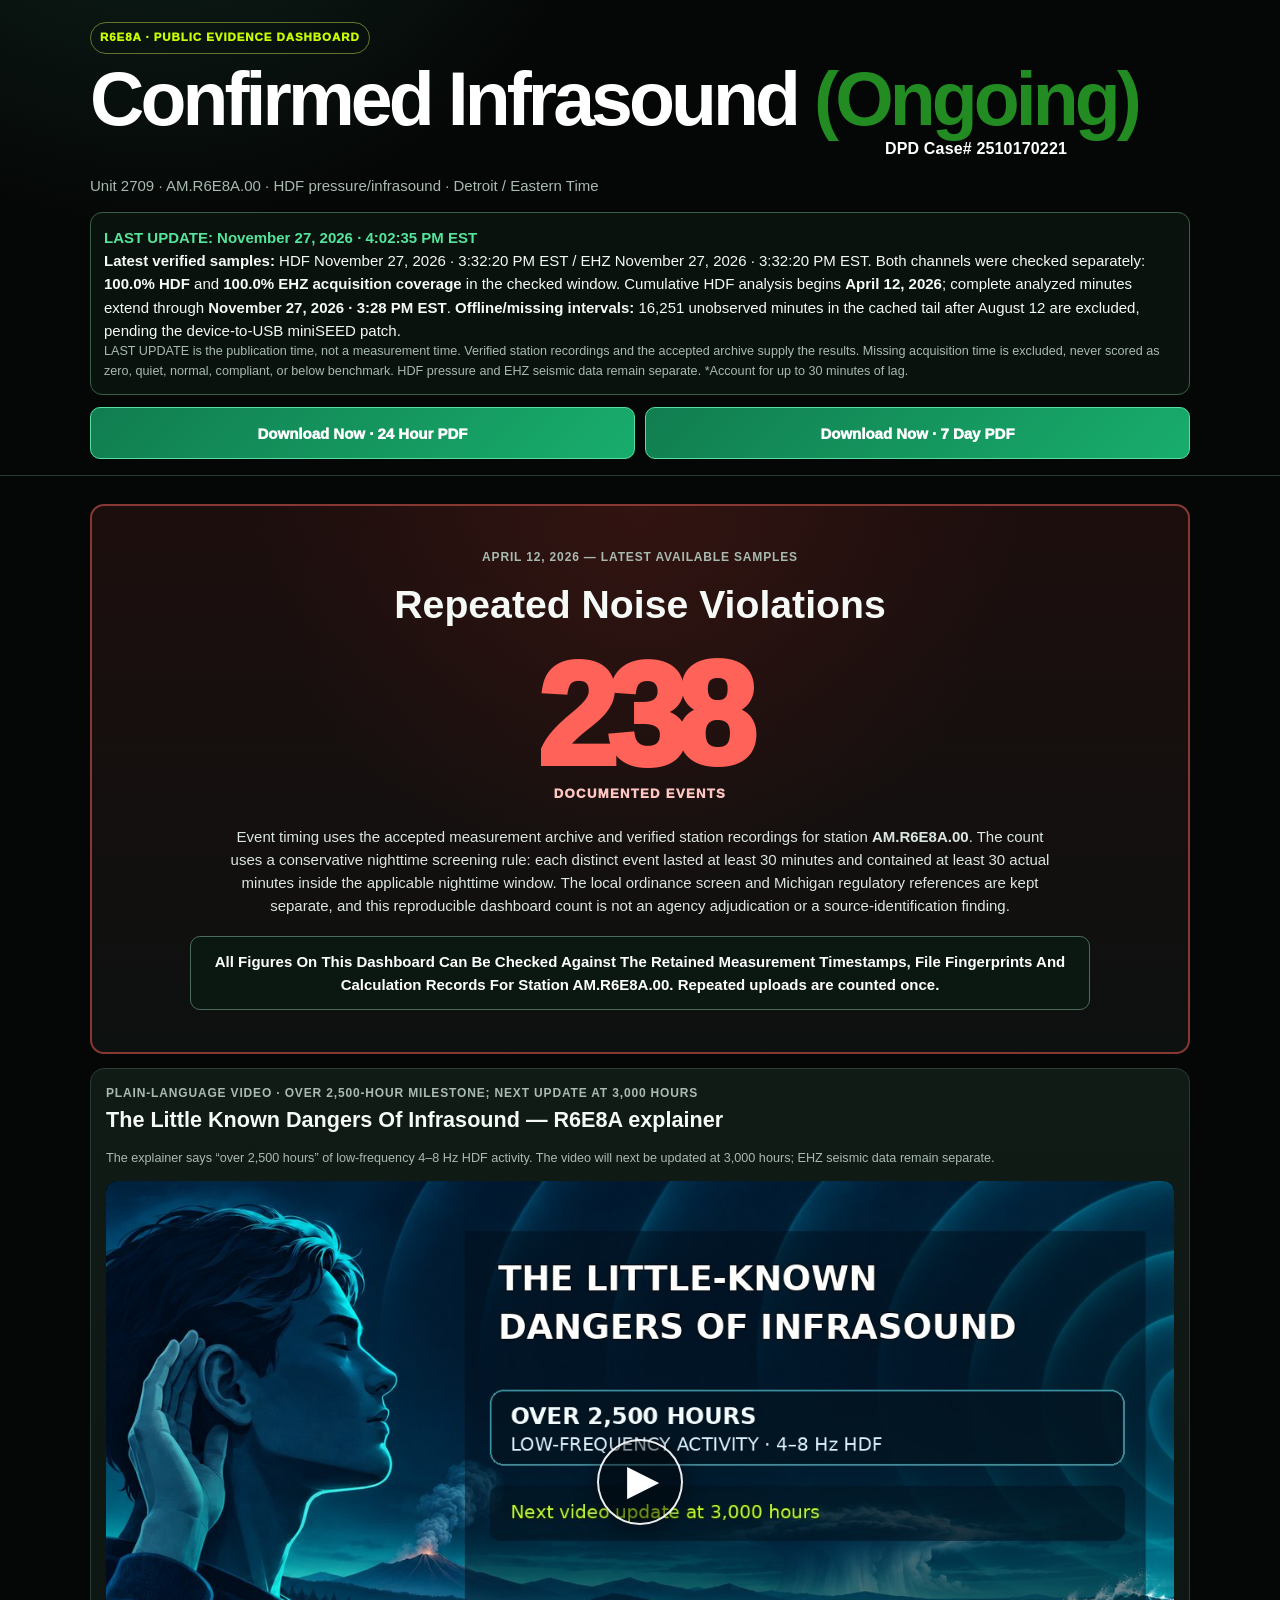
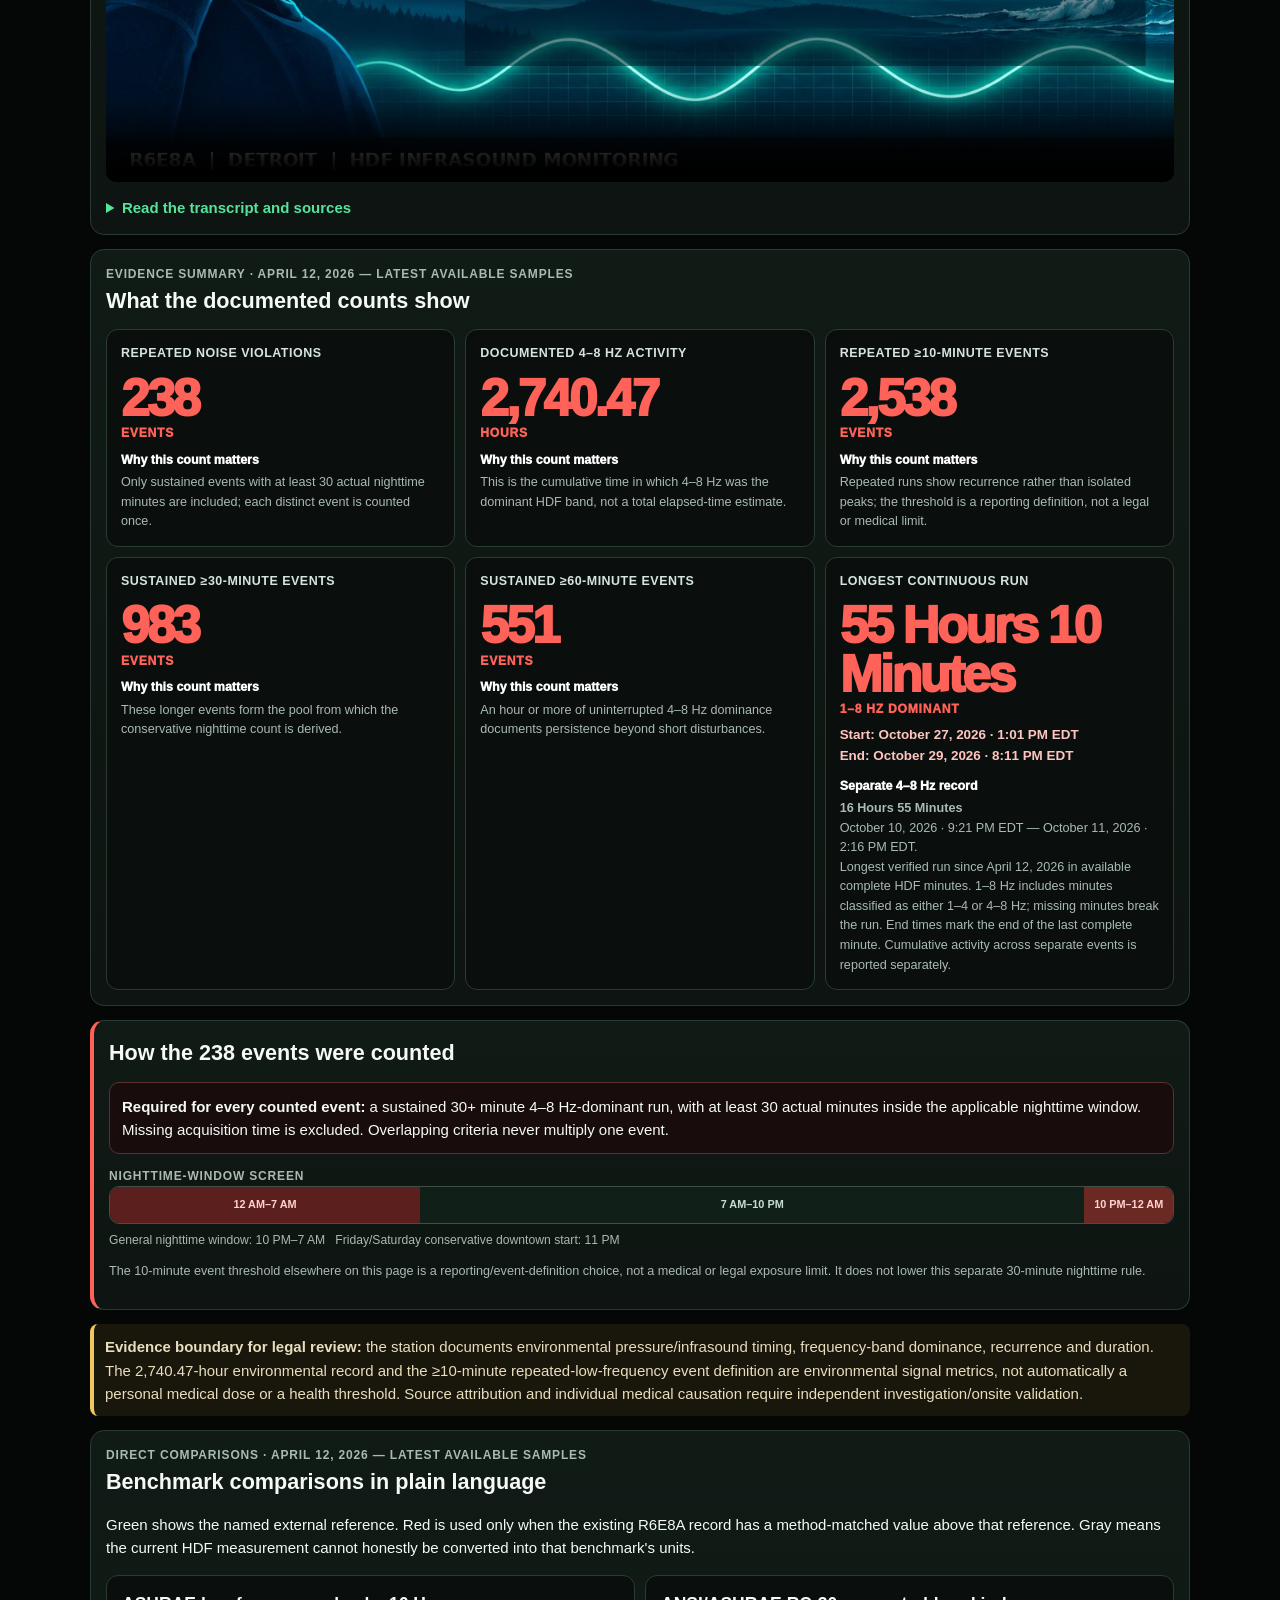
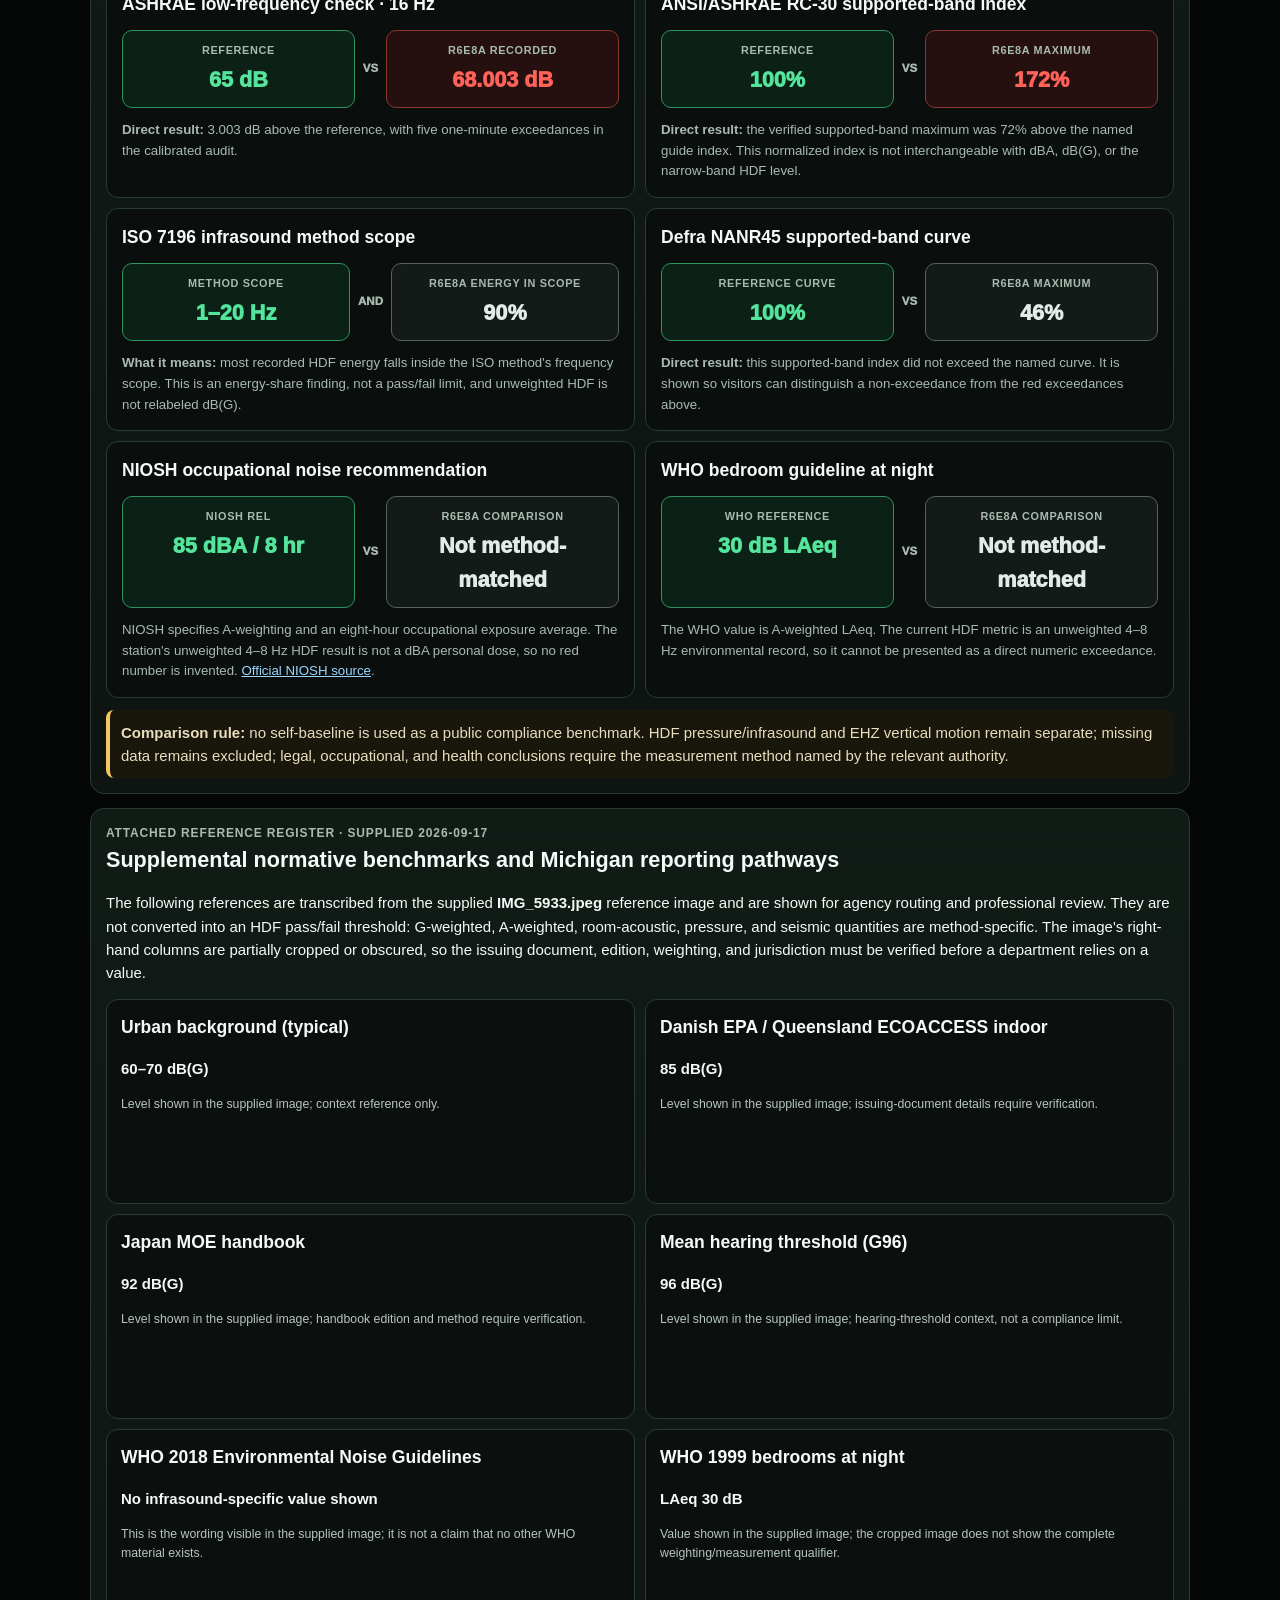
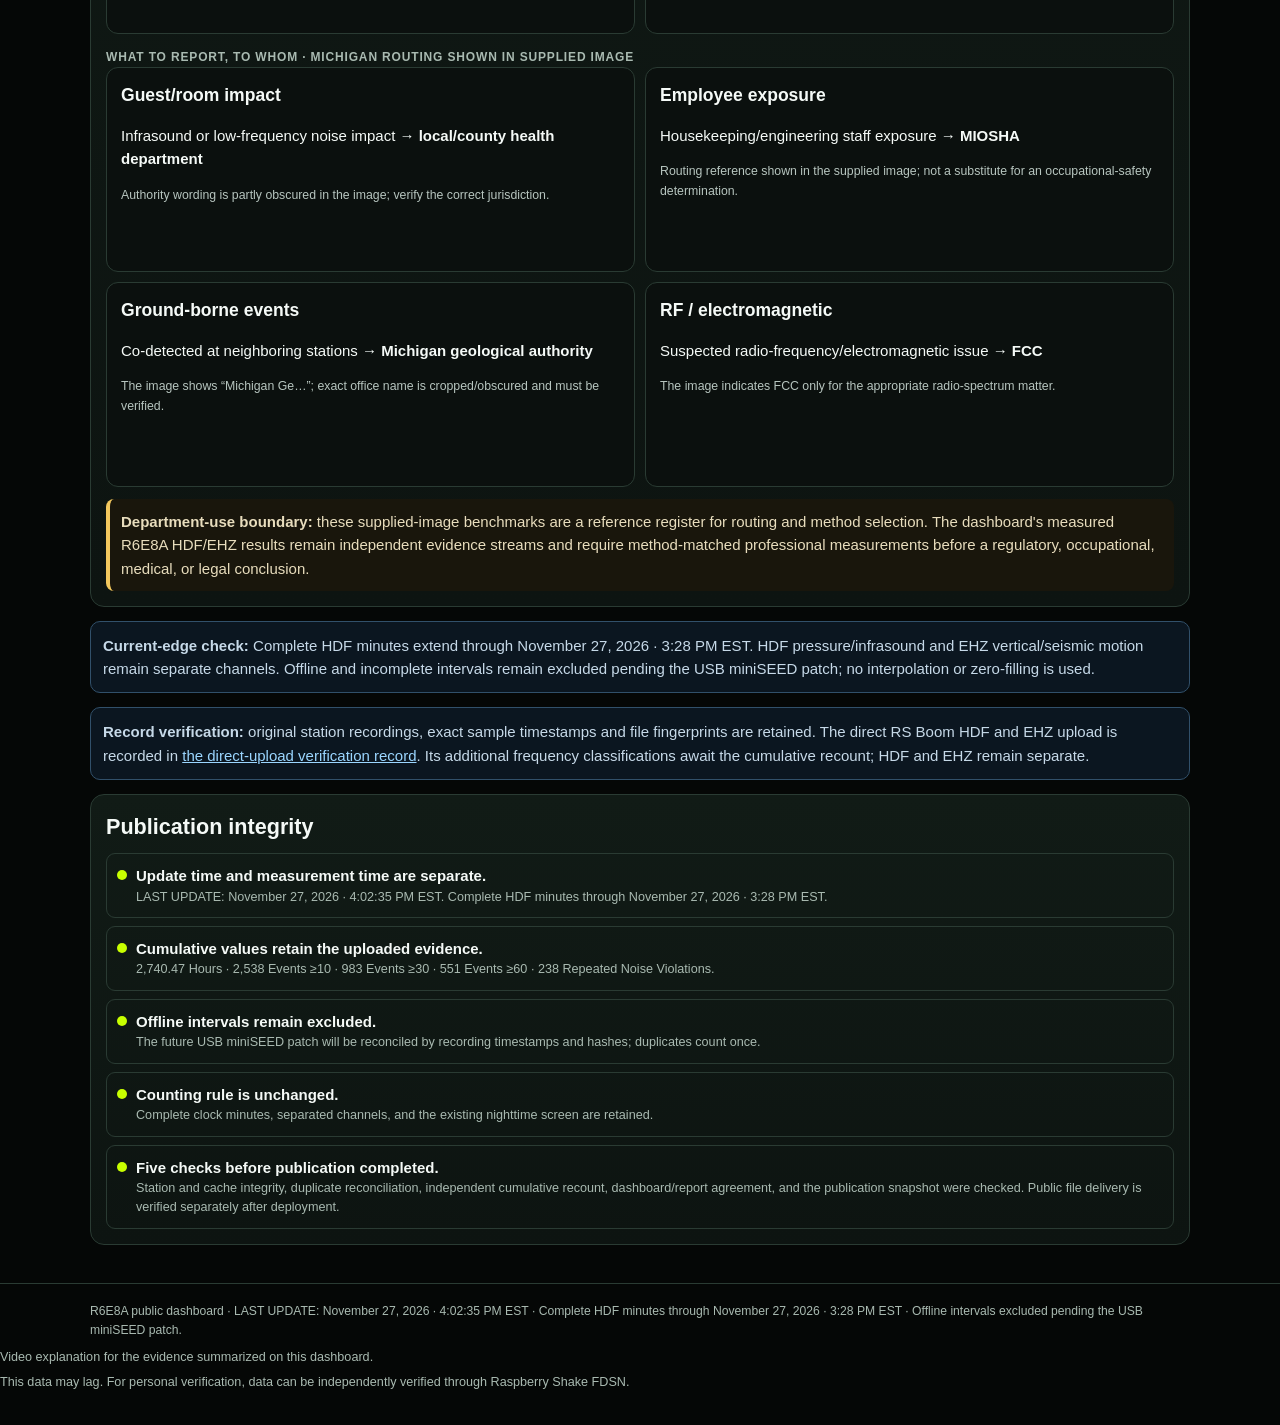
<file: index.html>
<!doctype html>
<html lang="en">
<head>
<meta charset="utf-8">
<meta name="viewport" content="width=device-width,initial-scale=1,viewport-fit=cover">
<meta name="format-detection" content="telephone=no">
<meta name="color-scheme" content="dark">
<title>Confirmed Infrasound (Ongoing) — Unit 2709 R6E8A</title>
<style>
:root {--bg:#050706;--panel:#0d1411;--panel2:#111b16;--line:#2a3b33;--ink:#f5faf7;--muted:#a9bab1;--lime:#c8ff00;--green:#55e49c;--red:#ff6258;--amber:#f2c75d;--blue:#75c2ff;--violet:#a888ff}
*{box-sizing:border-box}html{scroll-behavior:smooth}body{margin:0;background:radial-gradient(circle at 12% -4%,#10271e 0,transparent 30rem),var(--bg);color:var(--ink);font:15px/1.55 -apple-system,BlinkMacSystemFont,"Segoe UI",sans-serif}.wrap{width:min(100% - 18px,1100px);margin:auto}header{padding:22px 0 16px;border-bottom:1px solid var(--line)}a{color:#9bd6ff}.badge{display:inline-flex;padding:6px 9px;border:1px solid #66752b;border-radius:999px;color:var(--lime);font-size:.72rem;font-weight:950;letter-spacing:.08em;text-transform:uppercase}h1{margin:10px 0 5px;color:#fff;font-size:clamp(2.1rem,9vw,4.7rem);line-height:.95;letter-spacing:-.052em}h1 .ongoing-stack{display:inline-flex;flex-direction:column;align-items:center;vertical-align:top}h1 .ongoing-label{color:#228b22}h1 .dpd-case,h1 .dpd-case a{margin-top:5px;color:#fff!important;font-size:12pt;font-weight:800;line-height:1.15;letter-spacing:.01em;text-decoration:none!important;-webkit-text-decoration:none!important}h2{font-size:1.35rem;margin:0 0 10px}h3{margin:0 0 7px}.sub,.small,.detail{color:var(--muted)}.small{font-size:.79rem}.detail{font-size:.83rem}.status{margin-top:14px;padding:13px;border:1px solid #386048;border-radius:12px;background:#0a120e}.status strong{color:var(--green)}.download-actions{display:grid;grid-template-columns:1fr 1fr;gap:10px;margin-top:12px}.explainer-wrap{position:relative;margin:12px 0 0;background:#000;border-radius:10px;overflow:hidden;aspect-ratio:16/9}.explainer-video{display:block;width:100%;height:100%;aspect-ratio:16/9;object-fit:cover;max-height:none;background:#000;border-radius:10px}.explainer-play{position:absolute;inset:0;margin:auto;width:86px;height:86px;border:2px solid rgba(255,255,255,.92);border-radius:50%;background:rgba(0,0,0,.42);color:#fff;font-size:42px;line-height:1;display:grid;place-items:center;padding:0 0 4px 6px;cursor:pointer;box-shadow:0 4px 22px rgba(0,0,0,.45);transition:transform .15s ease,opacity .15s ease}.explainer-play:hover{transform:scale(1.06);background:rgba(0,0,0,.58)}.explainer-play[hidden]{display:none}.download-btn{display:flex;min-height:52px;align-items:center;justify-content:center;text-align:center;padding:12px 14px;border:1px solid #57dfa2;border-radius:10px;background:linear-gradient(135deg,#117d50,#18ad6c);color:#fff;text-decoration:none;font-weight:950}main{padding:14px 0 38px}.section{margin-top:14px}.grid{display:grid;gap:10px}.g2{grid-template-columns:repeat(2,1fr)}.g3{grid-template-columns:repeat(3,1fr)}.panel{background:linear-gradient(180deg,var(--panel2),var(--panel));border:1px solid var(--line);border-radius:14px;padding:15px}.label,.date-scope{font-size:.75rem;color:var(--muted);font-weight:900;text-transform:uppercase;letter-spacing:.07em}.violation-hero{padding:clamp(22px,5vw,42px);text-align:center;border:2px solid #873832;background:radial-gradient(circle at 50% 0,#321411 0,transparent 24rem),linear-gradient(180deg,#1c0e0d,#0d1110)}.violation-hero h2{margin:8px 0 0;font-size:clamp(1.55rem,4vw,2.45rem)}.violation-number{color:var(--red);font-size:clamp(5rem,18vw,9rem);font-weight:950;letter-spacing:-.075em;line-height:.88;margin:18px 0 4px}.events-caption{color:#ffc5c1;font-size:.82rem;font-weight:950;letter-spacing:.1em;text-transform:uppercase}.hero-copy{max-width:820px;margin:20px auto 0;color:#dce6e1}.verify-callout{max-width:900px;margin:18px auto 0;padding:13px;border:1px solid #4c6c5b;border-radius:10px;background:#0b1711}.verify-callout strong{color:#fff}.stats-panel h2{margin-bottom:4px}.stats-grid{display:grid;grid-template-columns:repeat(3,minmax(0,1fr));gap:10px;margin-top:12px}.stat-card{min-height:190px;padding:14px;border:1px solid var(--line);border-radius:12px;background:#0a0f0d}.stat-title{font-size:.78rem;font-weight:900;text-transform:uppercase;letter-spacing:.04em;color:#d7e4dd}.stat-number{margin:11px 0;color:var(--red);font-size:clamp(2rem,5vw,3.2rem);font-weight:950;letter-spacing:-.055em;line-height:.95}.stat-number span{display:block;margin-top:5px;font-size:.76rem;letter-spacing:.06em;text-transform:uppercase}.stat-date{margin:-2px 0 10px;color:#ffc5c1;font-size:.84rem;font-weight:900}.why-title{margin:10px 0 3px;color:#fff;font-size:.78rem;font-weight:950}.why-copy{margin:0;color:var(--muted);font-size:.79rem}.count-method{border-left:4px solid var(--red)}.method-rule{margin:12px 0;padding:12px;border:1px solid #5c302d;border-radius:10px;background:#180d0c}.clock{margin-top:13px}.clockbar{height:38px;border:1px solid #405047;border-radius:10px;display:grid;grid-template-columns:7fr 15fr 2fr;overflow:hidden}.clockbar div{display:flex;align-items:center;justify-content:center;font-size:.68rem;font-weight:900}.night{background:#5b201e;color:#ffd3d0}.day{background:#102018;color:#c8ddd2}.late{background:#6b2924;color:#ffd3d0}.legend{display:flex;gap:10px;flex-wrap:wrap;margin-top:7px;font-size:.76rem;color:var(--muted)}.info-box{padding:14px;border:1px solid var(--line);border-radius:12px;background:#0b100e;min-height:205px}.info-box .src{margin-top:10px;font-size:.77rem;color:#b7c5bf}.benchmark-grid{display:grid;grid-template-columns:repeat(2,minmax(0,1fr));gap:10px}.benchmark-card{padding:15px;border:1px solid var(--line);border-radius:12px;background:#0a0f0d}.comparison{display:grid;grid-template-columns:1fr auto 1fr;gap:8px;align-items:stretch;margin:12px 0}.comparison-side{padding:11px;border-radius:10px;text-align:center}.comparison-side.reference{border:1px solid #2e9360;background:#0b2116}.comparison-side.recorded{border:1px solid #8a3732;background:#26100f}.comparison-side.neutral{border:1px solid #56625c;background:#141a17}.comparison-label{display:block;color:var(--muted);font-size:.68rem;font-weight:900;letter-spacing:.06em;text-transform:uppercase}.comparison-value{display:block;margin-top:4px;font-size:1.35rem;font-weight:950}.reference .comparison-value{color:var(--green)}.recorded .comparison-value{color:var(--red)}.neutral .comparison-value{color:#e3ebe7}.versus{align-self:center;color:var(--muted);font-size:.72rem;font-weight:950}.benchmark-note{margin:0;color:var(--muted);font-size:.83rem}.context-note{padding:11px;border-left:4px solid var(--amber);background:#19160c;border-radius:8px;color:#e8ddbd}.note{padding:12px;border:1px solid #31506a;background:#0b1620;border-radius:10px;color:#c6d9e8}.approval{display:grid;gap:8px}.check{display:flex;gap:9px;align-items:flex-start;padding:10px;border:1px solid var(--line);border-radius:9px}.dot{flex:0 0 10px;width:10px;height:10px;border-radius:50%;background:var(--lime);margin-top:6px}footer{padding:18px 0 32px;border-top:1px solid var(--line);font-size:.76rem;color:var(--muted)}@media(max-width:760px){.g2,.g3,.download-actions,.stats-grid,.benchmark-grid{grid-template-columns:1fr}.stat-card,.info-box{min-height:0}.comparison{grid-template-columns:1fr}.versus{justify-self:center}}
</style>
</head>
<body>
<header><div class="wrap"><div class="badge">R6E8A · PUBLIC EVIDENCE DASHBOARD</div><h1>Confirmed Infrasound <span class="ongoing-stack"><span class="ongoing-label">(Ongoing)</span><span class="dpd-case">DPD Case# 2510170221</span></span></h1><p class="sub">Unit 2709 · AM.R6E8A.00 · HDF pressure/infrasound · Detroit / Eastern Time</p><div class="status"><strong>LAST UPDATE: November 27, 2026 · 4:02:35 PM EST</strong><br><b>Latest verified samples:</b> HDF November 27, 2026 · 3:32:20 PM EST / EHZ November 27, 2026 · 3:32:20 PM EST. Both channels were checked separately: <b>100.0% HDF</b> and <b>100.0% EHZ acquisition coverage</b> in the checked window. Cumulative HDF analysis begins <b>April 12, 2026</b>; complete analyzed minutes extend through <b>November 27, 2026 · 3:28 PM EST</b>. <b>Offline/missing intervals:</b> 16,251 unobserved minutes in the cached tail after August 12 are excluded, pending the device-to-USB miniSEED patch. <div class="small">LAST UPDATE is the publication time, not a measurement time. Verified station recordings and the accepted archive supply the results. Missing acquisition time is excluded, never scored as zero, quiet, normal, compliant, or below benchmark. HDF pressure and EHZ seismic data remain separate. *Account for up to 30 minutes of lag.</div></div><div class="download-actions"><a class="download-btn" href="./downloads/R6E8A-24-hour-report.pdf?v=524881809db5e060" download="R6E8A-24-hour-report.pdf" type="application/pdf" aria-label="Download the R6E8A 24-hour PDF report">Download Now · 24 Hour PDF</a><a class="download-btn" href="./downloads/R6E8A-7-day-trailing-report.pdf?v=407e0486dfda1e6d" download="R6E8A-7-day-trailing-report.pdf" type="application/pdf" aria-label="Download the R6E8A 7-day trailing PDF report">Download Now · 7 Day PDF</a></div></div></header>
<main class="wrap">
<!-- EVIDENCE SUMMARY START -->
<section class="section panel violation-hero" id="repeated-noise-violations"><div class="date-scope">April 12, 2026 — latest available samples</div><h2>Repeated Noise Violations</h2><div class="violation-number">238</div><div class="events-caption">Documented Events</div><p class="hero-copy">Event timing uses the accepted measurement archive and verified station recordings for station <b>AM.R6E8A.00</b>. The count uses a conservative nighttime screening rule: each distinct event lasted at least 30 minutes and contained at least 30 actual minutes inside the applicable nighttime window. The local ordinance screen and Michigan regulatory references are kept separate, and this reproducible dashboard count is not an agency adjudication or a source-identification finding.</p><p class="verify-callout"><strong>All Figures On This Dashboard Can Be Checked Against The Retained Measurement Timestamps, File Fingerprints And Calculation Records For Station AM.R6E8A.00. Repeated uploads are counted once.</strong></p></section>
<section class="section panel" id="explainer" aria-labelledby="explainer-heading"><div class="date-scope">Plain-language video · over 2,500-hour milestone; next update at 3,000 hours</div><h2 id="explainer-heading">The Little Known Dangers Of Infrasound — R6E8A explainer</h2><p class="small">The explainer says “over 2,500 hours” of low-frequency 4–8 Hz HDF activity. The video will next be updated at 3,000 hours; EHZ seismic data remain separate.</p><div class="explainer-wrap" id="r6e8a-explainer-wrap"><video class="explainer-video" id="r6e8a-explainer-video" controls playsinline preload="auto" poster="./media/r6e8a-infrasound-cover-2500.jpg?v=20261121-01" aria-label="The Little Known Dangers Of Infrasound — R6E8A explainer video"><source src="./media/r6e8a-little-known-dangers-explainer-live.mp4?v=e89bee5d98a3" type="video/mp4">Your browser does not support embedded video. <a href="./media/r6e8a-little-known-dangers-explainer-live.mp4?v=e89bee5d98a3">Open the MP4 video</a>.</video><button class="explainer-play" id="r6e8a-explainer-play" type="button" aria-label="Play The Little Known Dangers Of Infrasound explainer">▶</button></div><script>(()=>{const v=document.getElementById('r6e8a-explainer-video'),b=document.getElementById('r6e8a-explainer-play');if(!v||!b)return;const hide=()=>{b.hidden=true};const show=()=>{if(v.paused)v.currentTime===0&&(b.hidden=false)};b.addEventListener('click',()=>{hide();const p=v.play();if(p&&p.catch)p.catch(()=>{b.hidden=false})});v.addEventListener('play',hide);v.addEventListener('pause',show);v.addEventListener('ended',show);})();</script><details style="margin-top:14px"><summary style="cursor:pointer;color:var(--green);font-weight:700">Read the transcript and sources</summary><div class="small" style="margin-top:10px"><p><b>What the number measures.</b> Each complete one-minute HDF window is classified by which of four frequency ranges has the highest average power spectral density. The dashboard counts minutes when 4–8 Hz is dominant. This is not a calibrated sound-pressure level, a personal exposure dose, or source identification. EHZ seismic measurements are reported separately.</p><p><b>Health context.</b> Four to eight hertz is infrasound, below 20 Hz. Frequency alone cannot establish risk; measured level and duration matter. The UK Health Protection Agency review reports no clear evidence of a specific hazard at everyday environmental levels, notes possible acute effects at very high levels, and finds long-term evidence limited. WHO findings on sleep disturbance, hearing effects, tinnitus, and cognitive effects concern excessive environmental noise overall; they do not establish that this HDF band caused symptoms. The dashboard cannot diagnose tinnitus, confusion, or illness. Seek clinical assessment for symptoms; sudden hearing loss needs urgent care.</p><p><b>Trend and next steps.</b> The dashboard and PDF reports show the current 24-hour and 7-day HDF results. Compare equal-duration windows when evaluating change. A cumulative total rises as new qualifying minutes are added; by itself it does not establish worsening. You report that police and building management have been notified and no HVAC fault has been identified to date. Preserve original MiniSEED files and SHA-256 hashes; log dates, locations, and symptoms; request an independent calibrated 4–8 Hz acoustic survey with indoor, outdoor, and background readings; ask management to document inspection of HVAC and other mechanical, electrical, plumbing, structural, nearby, and outdoor sources; share measured results with police and management; and seek medical assessment for symptoms.</p><p><b>Sources</b></p><ul><li><a href="https://www.gov.uk/government/publications/ultrasound-and-infrasound-hpa-response-to-agnir-report-rce-14/ultrasound-and-infrasound-hpa-response-to-agnir-report-rce-14" target="_blank" rel="noopener">UK Health Protection Agency / AGNIR, ultrasound and infrasound review</a></li><li><a href="https://www.who.int/tools/compendium-on-health-and-environment/environmental-noise/" target="_blank" rel="noopener">World Health Organization, environmental-noise guidance</a></li><li><a href="https://stacks.cdc.gov/view/cdc/207218" target="_blank" rel="noopener">CDC / NIOSH, low-frequency noise and infrasound building case study (2023)</a></li></ul></div></details></section>
<section class="section panel stats-panel"><div class="date-scope">Evidence summary · April 12, 2026 — latest available samples</div><h2>What the documented counts show</h2><div class="stats-grid"><article class="stat-card"><div class="stat-title">Repeated Noise Violations</div><div class="stat-number">238<span>Events</span></div><div class="why-title">Why this count matters</div><p class="why-copy">Only sustained events with at least 30 actual nighttime minutes are included; each distinct event is counted once.</p></article><article class="stat-card"><div class="stat-title">Documented 4–8 Hz Activity</div><div class="stat-number">2,740.47<span>Hours</span></div><div class="why-title">Why this count matters</div><p class="why-copy">This is the cumulative time in which 4–8 Hz was the dominant HDF band, not a total elapsed-time estimate.</p></article><article class="stat-card"><div class="stat-title">Repeated ≥10-Minute Events</div><div class="stat-number">2,538<span>Events</span></div><div class="why-title">Why this count matters</div><p class="why-copy">Repeated runs show recurrence rather than isolated peaks; the threshold is a reporting definition, not a legal or medical limit.</p></article><article class="stat-card"><div class="stat-title">Sustained ≥30-Minute Events</div><div class="stat-number">983<span>Events</span></div><div class="why-title">Why this count matters</div><p class="why-copy">These longer events form the pool from which the conservative nighttime count is derived.</p></article><article class="stat-card"><div class="stat-title">Sustained ≥60-Minute Events</div><div class="stat-number">551<span>Events</span></div><div class="why-title">Why this count matters</div><p class="why-copy">An hour or more of uninterrupted 4–8 Hz dominance documents persistence beyond short disturbances.</p></article><article class="stat-card"><div class="stat-title">Longest Continuous Run</div><div class="stat-number">55 Hours 10 Minutes<span>1–8 Hz Dominant</span></div><div class="stat-date">Start: October 27, 2026 · 1:01 PM EDT<br>End: October 29, 2026 · 8:11 PM EDT</div><div class="why-title">Separate 4–8 Hz record</div><p class="why-copy"><b>16 Hours 55 Minutes</b><br>October 10, 2026 · 9:21 PM EDT — October 11, 2026 · 2:16 PM EDT.</p><p class="why-copy">Longest verified run since April 12, 2026 in available complete HDF minutes. 1–8 Hz includes minutes classified as either 1–4 or 4–8 Hz; missing minutes break the run. End times mark the end of the last complete minute. Cumulative activity across separate events is reported separately.</p></article></div></section>
<section class="section panel count-method"><h2>How the 238 events were counted</h2><p class="method-rule"><b>Required for every counted event:</b> a sustained 30+ minute 4–8 Hz-dominant run, with at least 30 actual minutes inside the applicable nighttime window. Missing acquisition time is excluded. Overlapping criteria never multiply one event.</p><div class="clock"><div class="label">Nighttime-window screen</div><div class="clockbar"><div class="night">12 AM–7 AM</div><div class="day">7 AM–10 PM</div><div class="late">10 PM–12 AM</div></div><div class="legend"><span>General nighttime window: 10 PM–7 AM</span><span>Friday/Saturday conservative downtown start: 11 PM</span></div></div><p class="small">The 10-minute event threshold elsewhere on this page is a reporting/event-definition choice, not a medical or legal exposure limit. It does not lower this separate 30-minute nighttime rule.</p></section>
<!-- EVIDENCE SUMMARY END -->
<section class="section context-note"><b>Evidence boundary for legal review:</b> the station documents environmental pressure/infrasound timing, frequency-band dominance, recurrence and duration. The 2,740.47-hour environmental record and the ≥10-minute repeated-low-frequency event definition are environmental signal metrics, not automatically a personal medical dose or a health threshold. Source attribution and individual medical causation require independent investigation/onsite validation.</section>
<section class="section panel"><div class="date-scope">Direct comparisons · April 12, 2026 — latest available samples</div><h2>Benchmark comparisons in plain language</h2><p>Green shows the named external reference. Red is used only when the existing R6E8A record has a method-matched value above that reference. Gray means the current HDF measurement cannot honestly be converted into that benchmark's units.</p><div class="benchmark-grid"><article class="benchmark-card"><h3>ASHRAE low-frequency check · 16 Hz</h3><div class="comparison"><div class="comparison-side reference"><span class="comparison-label">Reference</span><span class="comparison-value">65 dB</span></div><div class="versus">VS</div><div class="comparison-side recorded"><span class="comparison-label">R6E8A recorded</span><span class="comparison-value">68.003 dB</span></div></div><p class="benchmark-note"><b>Direct result:</b> 3.003 dB above the reference, with five one-minute exceedances in the calibrated audit.</p></article><article class="benchmark-card"><h3>ANSI/ASHRAE RC-30 supported-band index</h3><div class="comparison"><div class="comparison-side reference"><span class="comparison-label">Reference</span><span class="comparison-value">100%</span></div><div class="versus">VS</div><div class="comparison-side recorded"><span class="comparison-label">R6E8A maximum</span><span class="comparison-value">172%</span></div></div><p class="benchmark-note"><b>Direct result:</b> the verified supported-band maximum was 72% above the named guide index. This normalized index is not interchangeable with dBA, dB(G), or the narrow-band HDF level.</p></article><article class="benchmark-card"><h3>ISO 7196 infrasound method scope</h3><div class="comparison"><div class="comparison-side reference"><span class="comparison-label">Method scope</span><span class="comparison-value">1–20 Hz</span></div><div class="versus">AND</div><div class="comparison-side neutral"><span class="comparison-label">R6E8A energy in scope</span><span class="comparison-value">90%</span></div></div><p class="benchmark-note"><b>What it means:</b> most recorded HDF energy falls inside the ISO method's frequency scope. This is an energy-share finding, not a pass/fail limit, and unweighted HDF is not relabeled dB(G).</p></article><article class="benchmark-card"><h3>Defra NANR45 supported-band curve</h3><div class="comparison"><div class="comparison-side reference"><span class="comparison-label">Reference curve</span><span class="comparison-value">100%</span></div><div class="versus">VS</div><div class="comparison-side neutral"><span class="comparison-label">R6E8A maximum</span><span class="comparison-value">46%</span></div></div><p class="benchmark-note"><b>Direct result:</b> this supported-band index did not exceed the named curve. It is shown so visitors can distinguish a non-exceedance from the red exceedances above.</p></article><article class="benchmark-card"><h3>NIOSH occupational noise recommendation</h3><div class="comparison"><div class="comparison-side reference"><span class="comparison-label">NIOSH REL</span><span class="comparison-value">85 dBA / 8 hr</span></div><div class="versus">VS</div><div class="comparison-side neutral"><span class="comparison-label">R6E8A comparison</span><span class="comparison-value">Not method-matched</span></div></div><p class="benchmark-note">NIOSH specifies A-weighting and an eight-hour occupational exposure average. The station's unweighted 4–8 Hz HDF result is not a dBA personal dose, so no red number is invented. <a href="https://www.cdc.gov/niosh/noise/about/noise.html">Official NIOSH source</a>.</p></article><article class="benchmark-card"><h3>WHO bedroom guideline at night</h3><div class="comparison"><div class="comparison-side reference"><span class="comparison-label">WHO reference</span><span class="comparison-value">30 dB LAeq</span></div><div class="versus">VS</div><div class="comparison-side neutral"><span class="comparison-label">R6E8A comparison</span><span class="comparison-value">Not method-matched</span></div></div><p class="benchmark-note">The WHO value is A-weighted LAeq. The current HDF metric is an unweighted 4–8 Hz environmental record, so it cannot be presented as a direct numeric exceedance.</p></article></div><div class="context-note" style="margin-top:12px"><b>Comparison rule:</b> no self-baseline is used as a public compliance benchmark. HDF pressure/infrasound and EHZ vertical motion remain separate; missing data remains excluded; legal, occupational, and health conclusions require the measurement method named by the relevant authority.</div></section>
<section class="section panel" id="supplemental-benchmarks"><div class="label">Attached reference register · supplied 2026-09-17</div><h2>Supplemental normative benchmarks and Michigan reporting pathways</h2><p>The following references are transcribed from the supplied <b>IMG_5933.jpeg</b> reference image and are shown for agency routing and professional review. They are not converted into an HDF pass/fail threshold: G-weighted, A-weighted, room-acoustic, pressure, and seismic quantities are method-specific. The image's right-hand columns are partially cropped or obscured, so the issuing document, edition, weighting, and jurisdiction must be verified before a department relies on a value.</p><div class="grid g2"><article class="info-box"><h3>Urban background (typical)</h3><p><b>60–70 dB(G)</b></p><div class="src">Level shown in the supplied image; context reference only.</div></article><article class="info-box"><h3>Danish EPA / Queensland ECOACCESS indoor</h3><p><b>85 dB(G)</b></p><div class="src">Level shown in the supplied image; issuing-document details require verification.</div></article><article class="info-box"><h3>Japan MOE handbook</h3><p><b>92 dB(G)</b></p><div class="src">Level shown in the supplied image; handbook edition and method require verification.</div></article><article class="info-box"><h3>Mean hearing threshold (G96)</h3><p><b>96 dB(G)</b></p><div class="src">Level shown in the supplied image; hearing-threshold context, not a compliance limit.</div></article><article class="info-box"><h3>WHO 2018 Environmental Noise Guidelines</h3><p><b>No infrasound-specific value shown</b></p><div class="src">This is the wording visible in the supplied image; it is not a claim that no other WHO material exists.</div></article><article class="info-box"><h3>WHO 1999 bedrooms at night</h3><p><b>LAeq 30 dB</b></p><div class="src">Value shown in the supplied image; the cropped image does not show the complete weighting/measurement qualifier.</div></article></div><div class="label" style="margin-top:14px">What to report, to whom · Michigan routing shown in supplied image</div><div class="grid g2"><article class="info-box"><h3>Guest/room impact</h3><p>Infrasound or low-frequency noise impact → <b>local/county health department</b></p><div class="src">Authority wording is partly obscured in the image; verify the correct jurisdiction.</div></article><article class="info-box"><h3>Employee exposure</h3><p>Housekeeping/engineering staff exposure → <b>MIOSHA</b></p><div class="src">Routing reference shown in the supplied image; not a substitute for an occupational-safety determination.</div></article><article class="info-box"><h3>Ground-borne events</h3><p>Co-detected at neighboring stations → <b>Michigan geological authority</b></p><div class="src">The image shows “Michigan Ge…”; exact office name is cropped/obscured and must be verified.</div></article><article class="info-box"><h3>RF / electromagnetic</h3><p>Suspected radio-frequency/electromagnetic issue → <b>FCC</b></p><div class="src">The image indicates FCC only for the appropriate radio-spectrum matter.</div></article></div><div class="context-note" style="margin-top:12px"><b>Department-use boundary:</b> these supplied-image benchmarks are a reference register for routing and method selection. The dashboard's measured R6E8A HDF/EHZ results remain independent evidence streams and require method-matched professional measurements before a regulatory, occupational, medical, or legal conclusion.</div></section><section class="section note"><b>Current-edge check:</b> Complete HDF minutes extend through November 27, 2026 · 3:28 PM EST. HDF pressure/infrasound and EHZ vertical/seismic motion remain separate channels. Offline and incomplete intervals remain excluded pending the USB miniSEED patch; no interpolation or zero-filling is used.</section>
<section class="section note"><b>Record verification:</b> original station recordings, exact sample timestamps and file fingerprints are retained. The direct RS Boom HDF and EHZ upload is recorded in <a href="./data/r6e8a-oct15-direct-upload-verification.json">the direct-upload verification record</a>. Its additional frequency classifications await the cumulative recount; HDF and EHZ remain separate.</section>
<section class="section panel"><h2>Publication integrity</h2><div class="approval"><div class="check"><span class="dot"></span><div><b>Update time and measurement time are separate.</b><div class="small">LAST UPDATE: November 27, 2026 · 4:02:35 PM EST. Complete HDF minutes through November 27, 2026 · 3:28 PM EST.</div></div></div><div class="check"><span class="dot"></span><div><b>Cumulative values retain the uploaded evidence.</b><div class="small">2,740.47 Hours · 2,538 Events ≥10 · 983 Events ≥30 · 551 Events ≥60 · 238 Repeated Noise Violations.</div></div></div><div class="check"><span class="dot"></span><div><b>Offline intervals remain excluded.</b><div class="small">The future USB miniSEED patch will be reconciled by recording timestamps and hashes; duplicates count once.</div></div></div><div class="check"><span class="dot"></span><div><b>Counting rule is unchanged.</b><div class="small">Complete clock minutes, separated channels, and the existing nighttime screen are retained.</div></div></div><div class="check"><span class="dot"></span><div><b>Five checks before publication completed.</b><div class="small">Station and cache integrity, duplicate reconciliation, independent cumulative recount, dashboard/report agreement, and the publication snapshot were checked. Public file delivery is verified separately after deployment.</div></div></div></div></section>
</main><footer><div class="wrap">R6E8A public dashboard · LAST UPDATE: November 27, 2026 · 4:02:35 PM EST · Complete HDF minutes through November 27, 2026 · 3:28 PM EST · Offline intervals excluded pending the USB miniSEED patch.</div> <p class="small" style="margin:8px 0 0">Video explanation for the evidence summarized on this dashboard.</p><p class="small" style="margin:6px 0 0">This data may lag. For personal verification, data can be independently verified through Raspberry Shake FDSN.</p></footer></body></html>
</file>
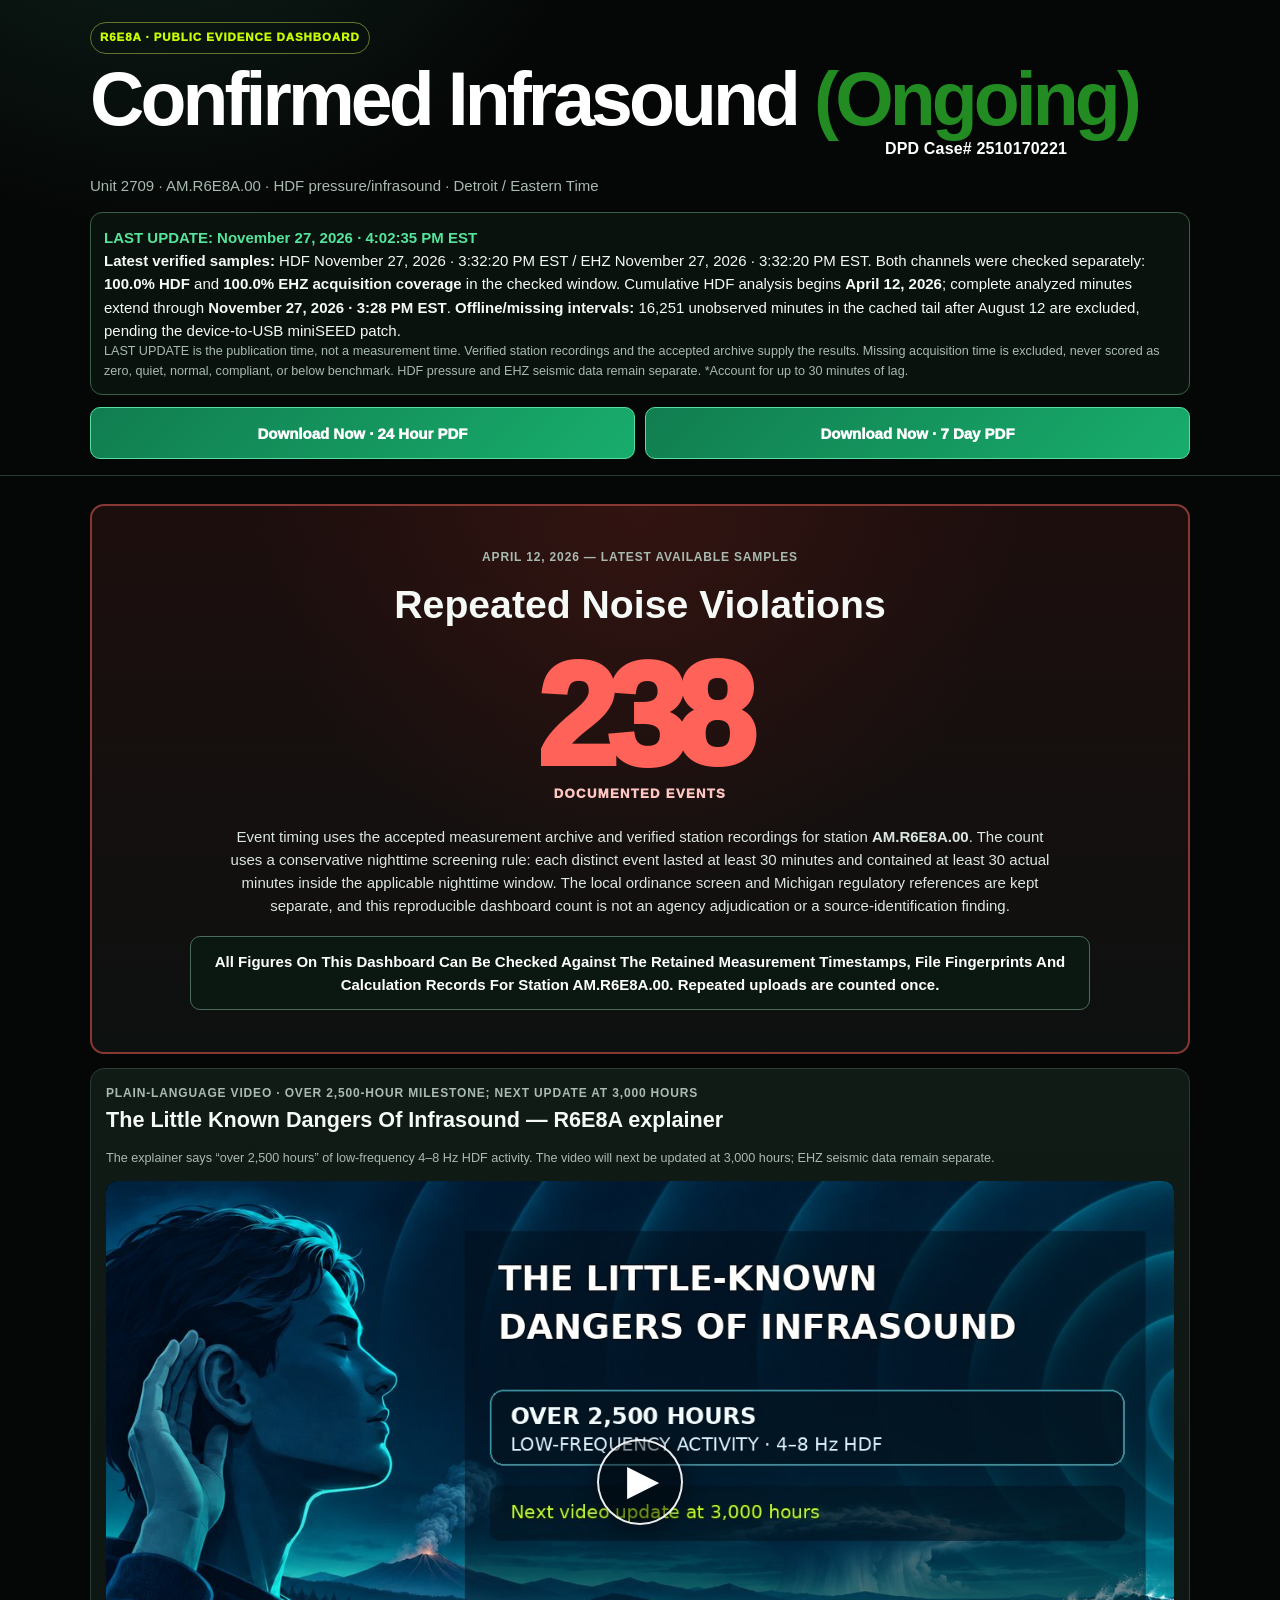
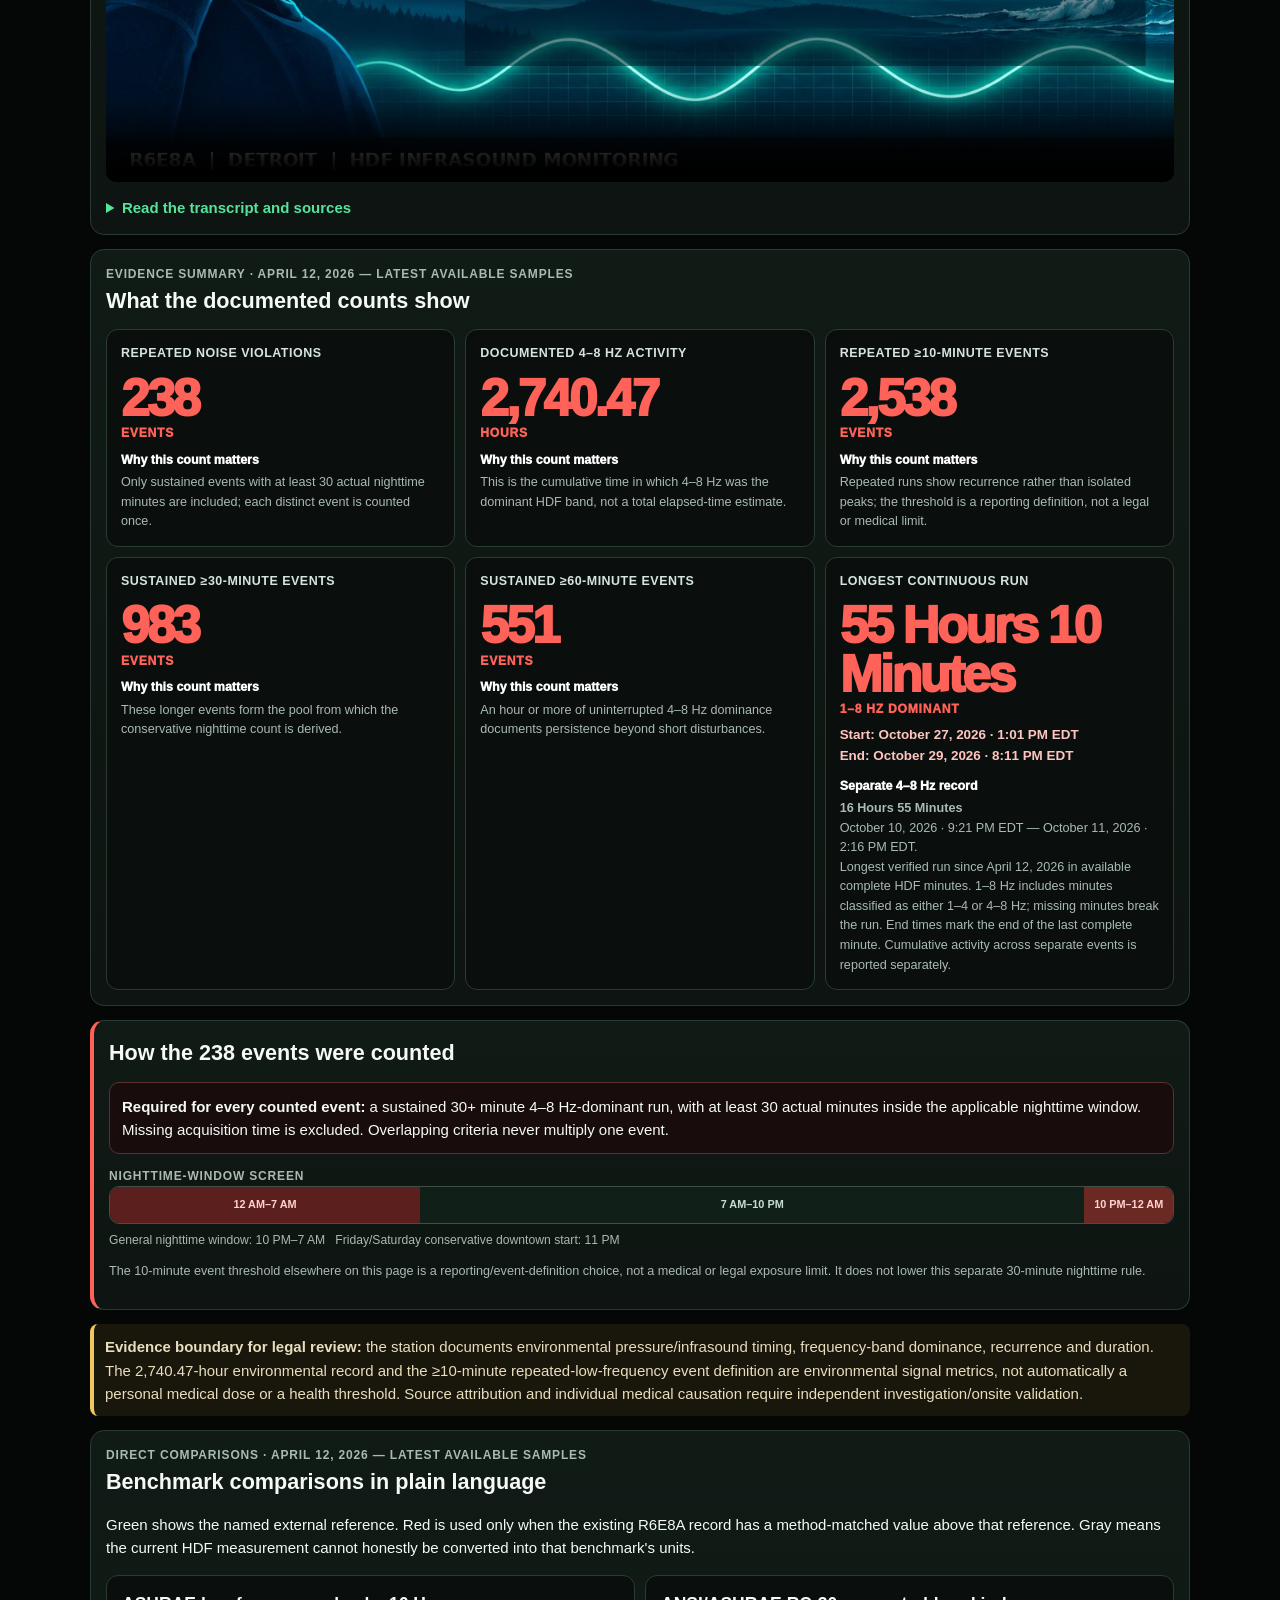
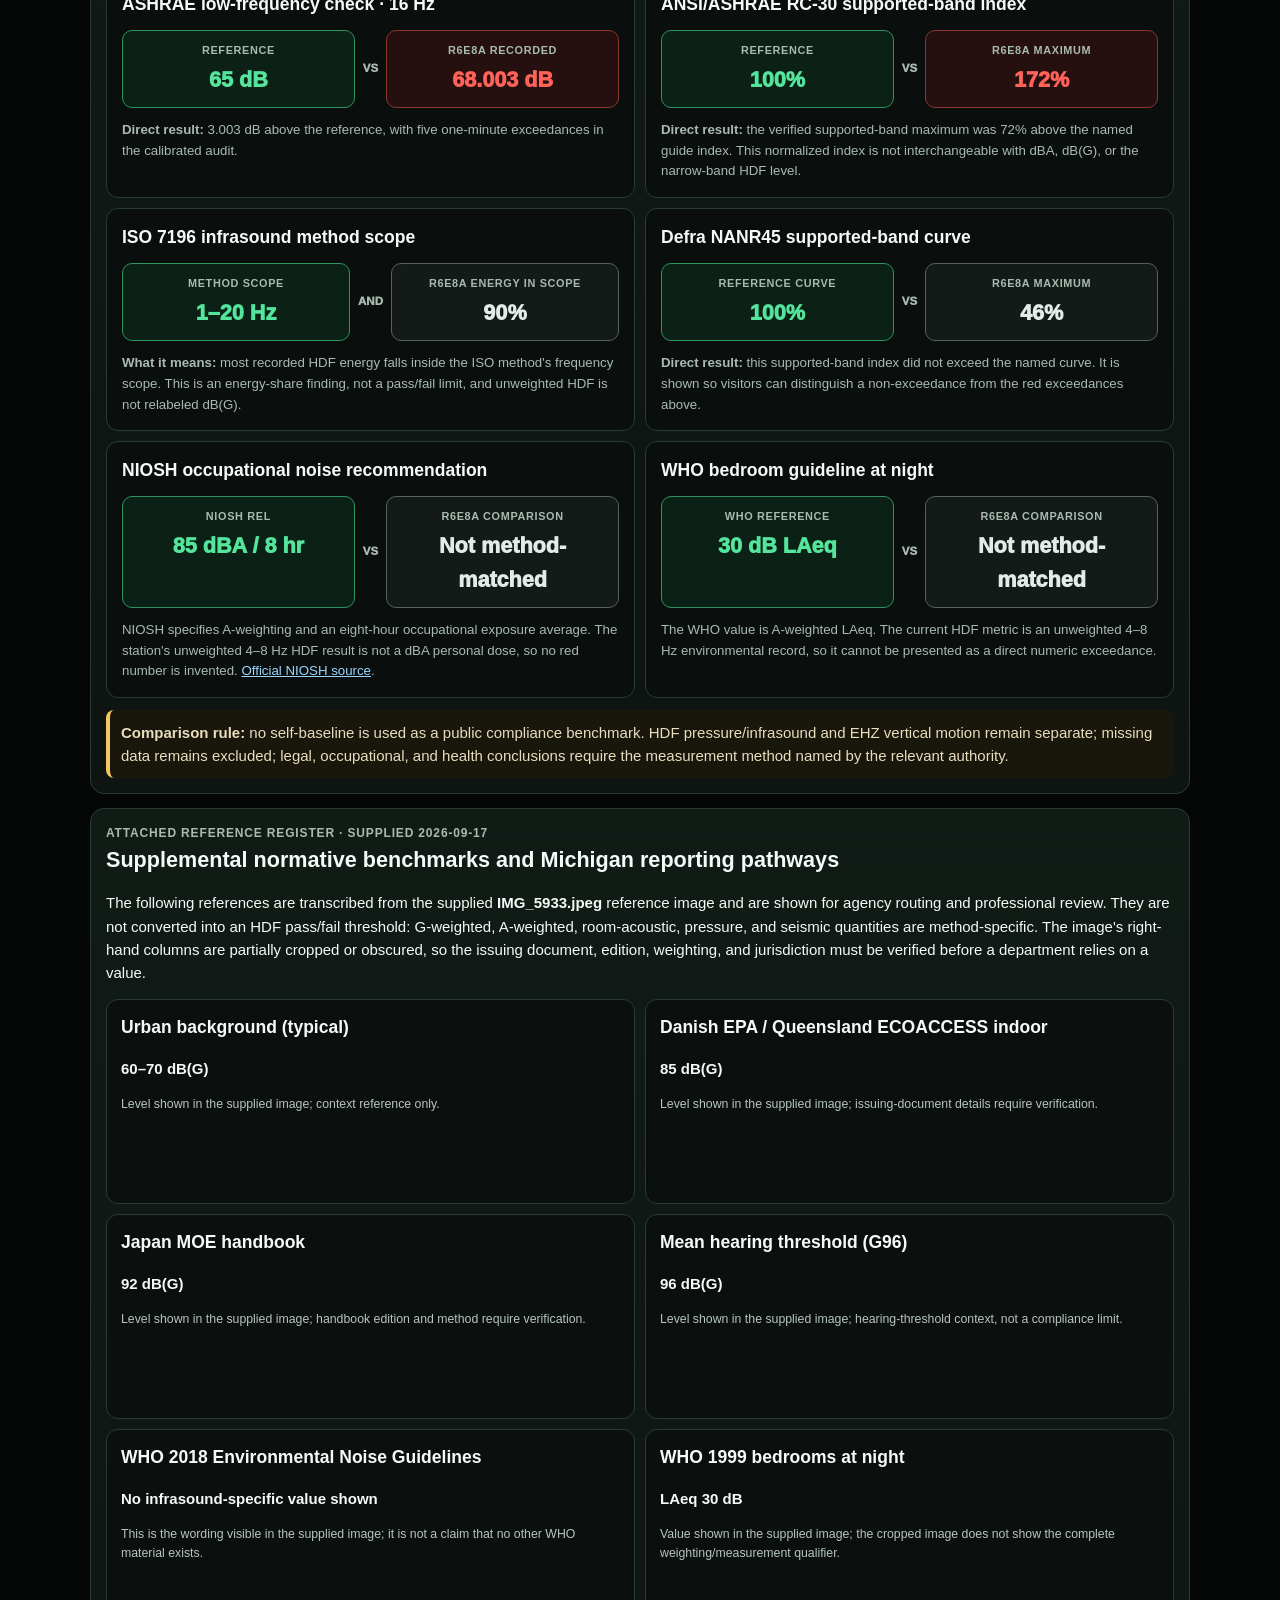
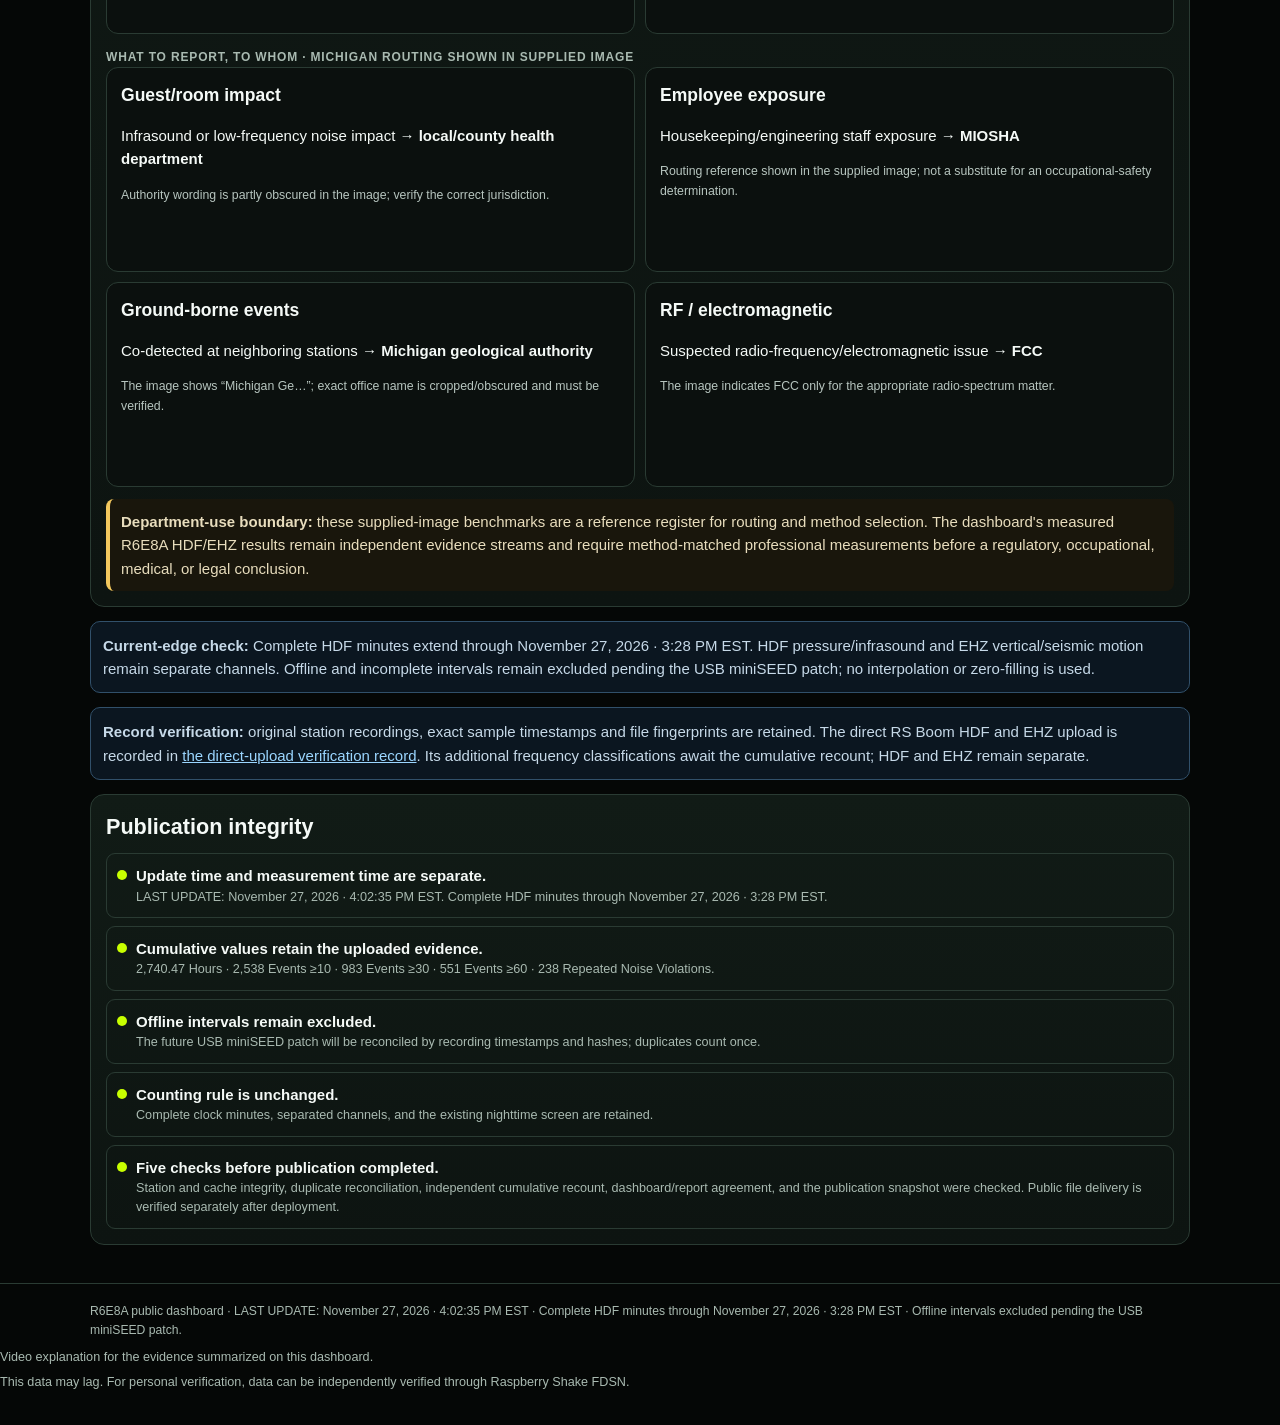
<file: reported-october-17-2025/index.html>
<!doctype html><html><head><meta charset="utf-8"><meta name="viewport" content="width=device-width,initial-scale=1"><title>R6E8A Reported October 17, 2025</title><link rel="canonical" href="../index.html"><script>location.replace('../index.html?reported=2025-10-17')</script></head><body style="background:#001b14;color:#fff;font:16px system-ui"><p><a style="color:#60df72" href="../index.html?reported=2025-10-17">Open R6E8A Dashboard — Reported October 17, 2025</a></p></body></html>
</file>
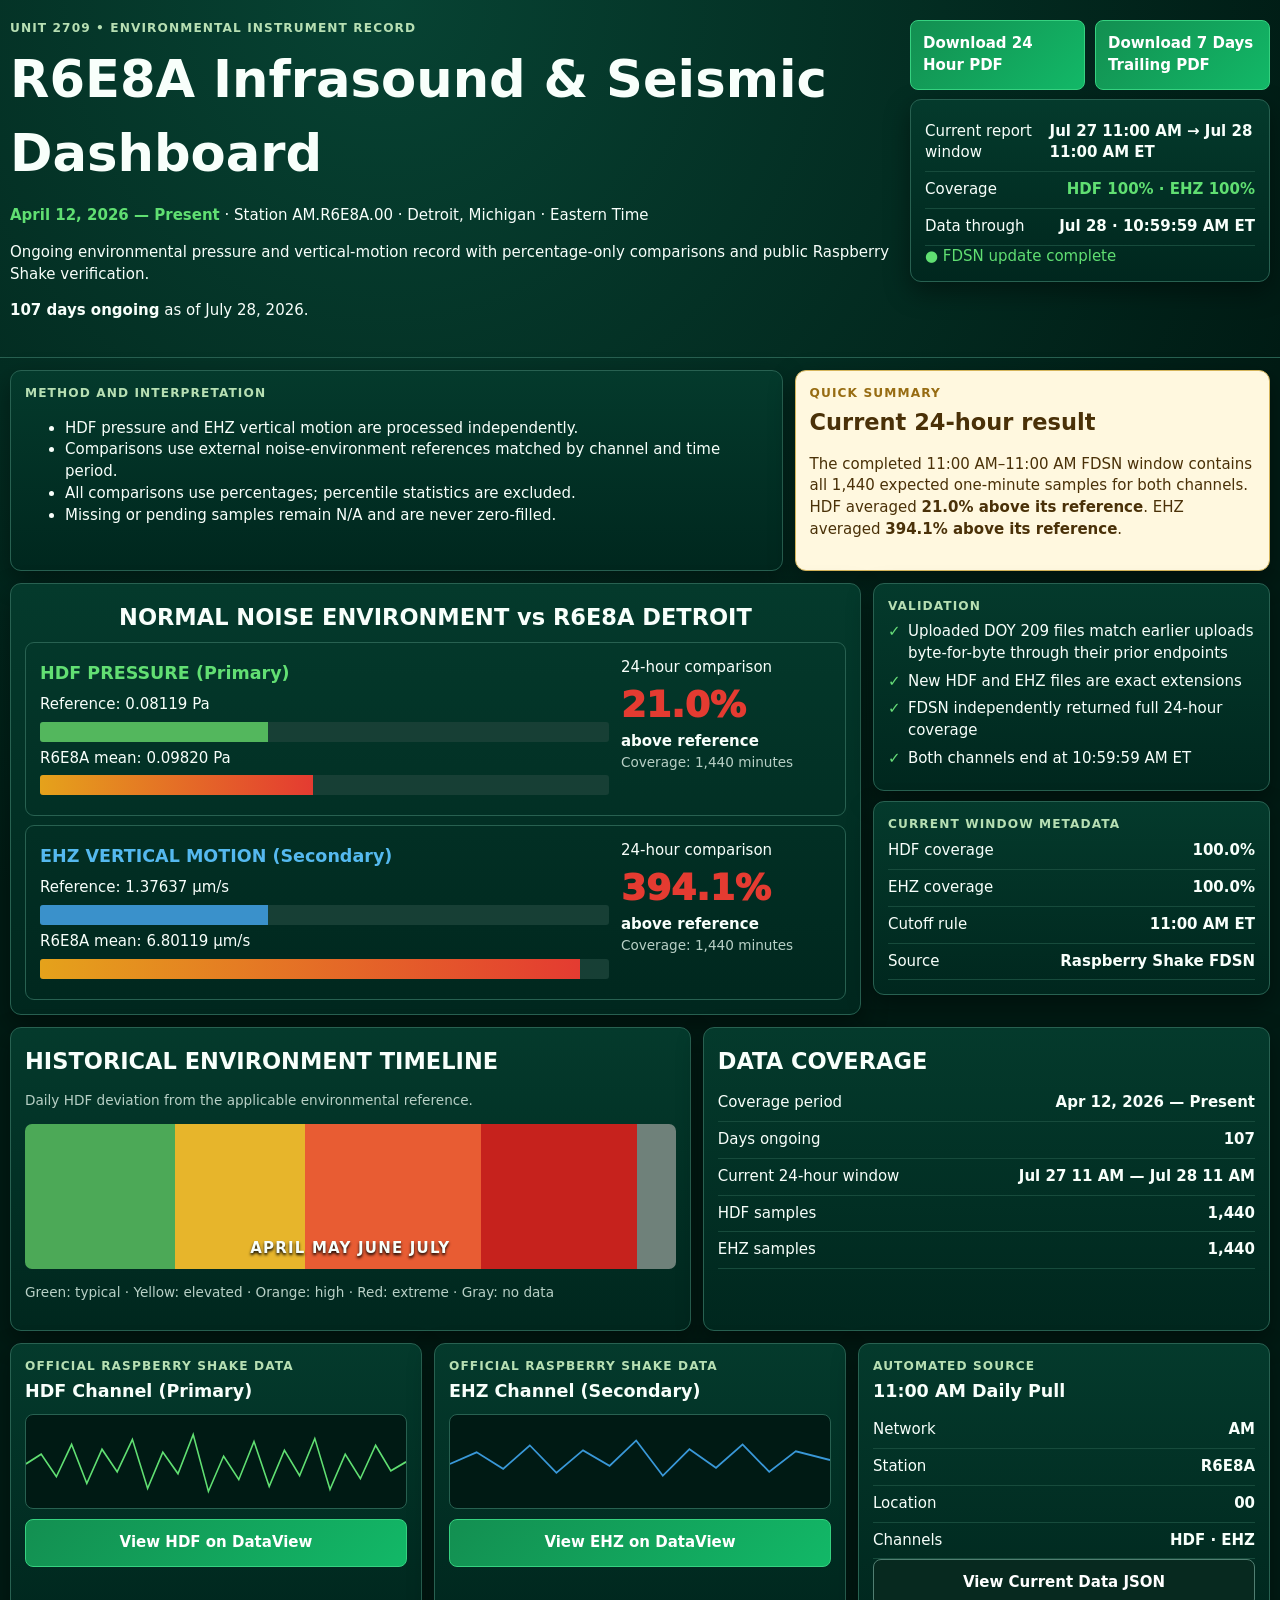
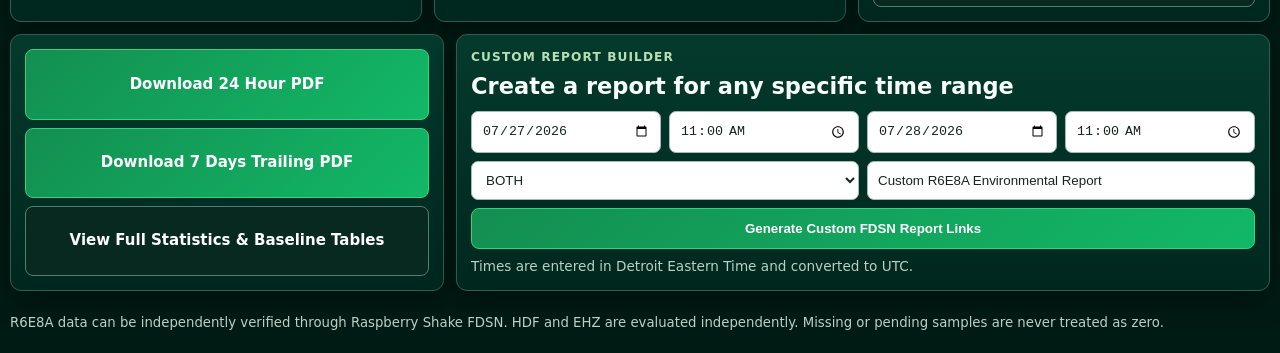
<file: current-dashboard.html>
<!doctype html><html><head><meta charset="utf-8"><meta name="viewport" content="width=device-width,initial-scale=1"><title>Unit 2709 Infrasound & Seismic Pressure Data (Ongoing)</title><style>:root{--b:#001b14;--p:#003126;--l:#286151;--g:#19ac61;--r:#e43b31;--y:#e5a21b;--w:#f8fffb;--m:#b8d0c6;--blue:#3998d8}*{box-sizing:border-box}body{margin:0;background:radial-gradient(circle at 30% 0,#074333,var(--b) 45%);color:var(--w);font:15px/1.45 system-ui}.wrap{width:min(1450px,calc(100% - 20px));margin:auto}.hero{padding:20px 0;border-bottom:1px solid var(--l)}.heroGrid,.top,.compare,.grid2,.grid3,.reports{display:grid;gap:12px}.heroGrid{grid-template-columns:1fr 360px}.top{grid-template-columns:1.3fr .8fr;margin:12px 0}.compare{grid-template-columns:1.5fr .7fr}.grid2{grid-template-columns:1.2fr 1fr;margin-top:12px}.grid3{grid-template-columns:repeat(3,1fr);margin-top:12px}.reports{grid-template-columns:.8fr 1.5fr;margin:12px 0}.eyebrow,.tag{font-size:.76rem;letter-spacing:.09em;text-transform:uppercase;font-weight:900;color:#b7dfb3}h1{font-size:clamp(2rem,4vw,3.2rem);margin:.25rem 0}h2,h3{margin:.2rem 0 .5rem}.accent{color:#60df72}.panel{background:linear-gradient(#043a2c,#00271e);border:1px solid var(--l);border-radius:11px;padding:14px;box-shadow:0 10px 26px #0006}.quick{background:#fff8df;color:#4a3108;border-color:#d5b55b}.quick .tag{color:#976c12}.actions{display:grid;grid-template-columns:1fr 1fr;gap:10px}.btn{display:flex;justify-content:center;align-items:center;padding:12px;border-radius:8px;background:linear-gradient(135deg,#138f51,#12b867);border:1px solid #36d280;color:#fff;text-decoration:none;font-weight:900}.alt{background:#07291f;border-color:#517f72}.row{display:flex;justify-content:space-between;gap:14px;padding:7px 0;border-bottom:1px solid #174b3c}.channel{display:grid;grid-template-columns:1fr 210px;gap:12px;padding:14px;border:1px solid var(--l);border-radius:9px;margin-top:9px}.channel h3{color:#62df73}.ehz h3{color:#55b9ef}.bar{height:20px;background:#173f35;border-radius:3px;overflow:hidden;margin:6px 0}.bar span{display:block;height:100%}.ref span{width:40%;background:#53b75d}.cur-hdf span{width:48%;background:linear-gradient(90deg,#e5a21b,#e43b31)}.ehz .ref span{background:#3a91cb}.cur-ehz span{width:95%;background:linear-gradient(90deg,#e5a21b,#e43b31)}.pct{font-size:2.25rem;font-weight:950;color:var(--r)}.ok{color:#60df72;font-weight:900}.check{padding-left:20px;position:relative;margin:6px 0}.check:before{content:'✓';position:absolute;left:0;color:#67dd79}.timeline{height:145px;border-radius:7px;background:linear-gradient(90deg,#4ca957 0 23%,#e7b52b 23% 43%,#e85c33 43% 70%,#c6221d 70% 94%,#6f817a 94%);position:relative}.timeline:after{content:'APRIL          MAY          JUNE          JULY';position:absolute;inset:0;display:flex;align-items:flex-end;justify-content:center;padding:10px;font-weight:900;letter-spacing:.08em;text-shadow:0 2px 3px #000}.wave{height:95px;background:#001a14;border:1px solid var(--l);border-radius:8px;margin:10px 0}.wave svg{width:100%;height:100%}.builder{display:grid;grid-template-columns:repeat(4,1fr);gap:8px}.field{padding:10px;border-radius:7px;border:1px solid #9fbfb4;background:#fff;color:#17251f}.wide{grid-column:span 2}.full{grid-column:1/-1}.small{font-size:.85rem;color:var(--m)}.foot{padding:10px 0 20px;color:var(--m);font-size:.83rem}@media(max-width:950px){.heroGrid,.top,.compare,.grid2,.grid3,.reports{grid-template-columns:1fr}.channel{grid-template-columns:1fr}.builder{grid-template-columns:1fr 1fr}}@media(max-width:580px){.actions,.builder{grid-template-columns:1fr}.wide{grid-column:span 1}}</style></head><body><header class="hero"><div class="wrap heroGrid"><div><div class="eyebrow">UNIT 2709 • ENVIRONMENTAL INSTRUMENT RECORD</div><h1>R6E8A Infrasound &amp; Seismic Dashboard</h1><p><strong class="accent">April 12, 2026 — Present</strong> · Station AM.R6E8A.00 · Detroit, Michigan · Eastern Time</p><p>Ongoing environmental pressure and vertical-motion record with percentage-only comparisons and public Raspberry Shake verification.</p><p><strong>107 days ongoing</strong> as of July 28, 2026.</p></div><div><div class="actions"><a class="btn" href="./downloads/R6E8A-24-hour-report.pdf">Download 24 Hour PDF</a><a class="btn" href="./downloads/R6E8A-7-day-trailing-report.pdf">Download 7 Days Trailing PDF</a></div><div class="panel" style="margin-top:9px"><div class="row"><span>Current report window</span><strong>Jul 27 11:00 AM → Jul 28 11:00 AM ET</strong></div><div class="row"><span>Coverage</span><strong class="ok">HDF 100% · EHZ 100%</strong></div><div class="row"><span>Data through</span><strong>Jul 28 · 10:59:59 AM ET</strong></div><div class="accent">● FDSN update complete</div></div></div></div></header><main class="wrap"><section class="top"><article class="panel"><div class="tag">METHOD AND INTERPRETATION</div><ul><li>HDF pressure and EHZ vertical motion are processed independently.</li><li>Comparisons use external noise-environment references matched by channel and time period.</li><li>All comparisons use percentages; percentile statistics are excluded.</li><li>Missing or pending samples remain N/A and are never zero-filled.</li></ul></article><article class="panel quick"><div class="tag">QUICK SUMMARY</div><h2>Current 24-hour result</h2><p>The completed 11:00 AM–11:00 AM FDSN window contains all 1,440 expected one-minute samples for both channels. HDF averaged <strong>21.0% above its reference</strong>. EHZ averaged <strong>394.1% above its reference</strong>.</p></article></section><section class="compare"><article class="panel"><h2 style="text-align:center">NORMAL NOISE ENVIRONMENT vs R6E8A DETROIT</h2><div class="channel"><div><h3>HDF PRESSURE (Primary)</h3><div>Reference: 0.08119 Pa</div><div class="bar ref"><span></span></div><div>R6E8A mean: 0.09820 Pa</div><div class="bar cur-hdf"><span></span></div></div><div><div>24-hour comparison</div><div class="pct">21.0%</div><strong>above reference</strong><div class="small">Coverage: 1,440 minutes</div></div></div><div class="channel ehz"><div><h3>EHZ VERTICAL MOTION (Secondary)</h3><div>Reference: 1.37637 µm/s</div><div class="bar ref"><span></span></div><div>R6E8A mean: 6.80119 µm/s</div><div class="bar cur-ehz"><span></span></div></div><div><div>24-hour comparison</div><div class="pct">394.1%</div><strong>above reference</strong><div class="small">Coverage: 1,440 minutes</div></div></div></article><aside><article class="panel"><div class="tag">VALIDATION</div><div class="check">Uploaded DOY 209 files match earlier uploads byte-for-byte through their prior endpoints</div><div class="check">New HDF and EHZ files are exact extensions</div><div class="check">FDSN independently returned full 24-hour coverage</div><div class="check">Both channels end at 10:59:59 AM ET</div></article><article class="panel" style="margin-top:10px"><div class="tag">CURRENT WINDOW METADATA</div><div class="row"><span>HDF coverage</span><strong>100.0%</strong></div><div class="row"><span>EHZ coverage</span><strong>100.0%</strong></div><div class="row"><span>Cutoff rule</span><strong>11:00 AM ET</strong></div><div class="row"><span>Source</span><strong>Raspberry Shake FDSN</strong></div></article></aside></section><section class="grid2"><article class="panel"><h2>HISTORICAL ENVIRONMENT TIMELINE</h2><p class="small">Daily HDF deviation from the applicable environmental reference.</p><div class="timeline"></div><p class="small">Green: typical · Yellow: elevated · Orange: high · Red: extreme · Gray: no data</p></article><article class="panel"><h2>DATA COVERAGE</h2><div class="row"><span>Coverage period</span><strong>Apr 12, 2026 — Present</strong></div><div class="row"><span>Days ongoing</span><strong>107</strong></div><div class="row"><span>Current 24-hour window</span><strong>Jul 27 11 AM — Jul 28 11 AM</strong></div><div class="row"><span>HDF samples</span><strong>1,440</strong></div><div class="row"><span>EHZ samples</span><strong>1,440</strong></div></article></section><section class="grid3"><article class="panel"><div class="tag">OFFICIAL RASPBERRY SHAKE DATA</div><h3>HDF Channel (Primary)</h3><div class="wave"><svg viewBox="0 0 500 95" preserveAspectRatio="none"><polyline fill="none" stroke="#60df72" stroke-width="2" points="0,50 20,40 40,63 60,30 80,70 100,35 120,58 140,25 160,75 180,38 200,60 220,20 240,78 260,42 280,66 300,27 320,73 340,36 360,62 380,24 400,76 420,40 440,65 460,31 480,57 500,48"/></svg></div><a class="btn" href="https://dataview.raspberryshake.org/#/AM/R6E8A/00/HDF" target="_blank">View HDF on DataView</a></article><article class="panel"><div class="tag">OFFICIAL RASPBERRY SHAKE DATA</div><h3>EHZ Channel (Secondary)</h3><div class="wave"><svg viewBox="0 0 500 95" preserveAspectRatio="none"><polyline fill="none" stroke="#3998d8" stroke-width="2" points="0,50 35,38 70,55 105,31 140,59 175,36 210,52 245,26 280,62 315,35 350,54 385,30 420,58 455,37 500,46"/></svg></div><a class="btn" href="https://dataview.raspberryshake.org/#/AM/R6E8A/00/EHZ" target="_blank">View EHZ on DataView</a></article><article class="panel"><div class="tag">AUTOMATED SOURCE</div><h3>11:00 AM Daily Pull</h3><div class="row"><span>Network</span><strong>AM</strong></div><div class="row"><span>Station</span><strong>R6E8A</strong></div><div class="row"><span>Location</span><strong>00</strong></div><div class="row"><span>Channels</span><strong>HDF · EHZ</strong></div><a class="btn alt" href="./data/current-window.json" target="_blank">View Current Data JSON</a></article></section><section class="reports"><article class="panel" style="display:grid;gap:8px"><a class="btn" href="./downloads/R6E8A-24-hour-report.pdf">Download 24 Hour PDF</a><a class="btn" href="./downloads/R6E8A-7-day-trailing-report.pdf">Download 7 Days Trailing PDF</a><a class="btn alt" href="./technical-dashboard.html">View Full Statistics &amp; Baseline Tables</a></article><article class="panel"><div class="tag">CUSTOM REPORT BUILDER</div><h2>Create a report for any specific time range</h2><div class="builder"><input class="field" id="sd" type="date" value="2026-07-27"><input class="field" id="st" type="time" value="11:00"><input class="field" id="ed" type="date" value="2026-07-28"><input class="field" id="et" type="time" value="11:00"><select class="field wide" id="ch"><option>HDF</option><option>EHZ</option><option selected>BOTH</option></select><input class="field wide" id="rt" value="Custom R6E8A Environmental Report"><button class="btn full" id="go">Generate Custom FDSN Report Links</button><div class="full small" id="out">Times are entered in Detroit Eastern Time and converted to UTC.</div></div></article></section><div class="foot">R6E8A data can be independently verified through Raspberry Shake FDSN. HDF and EHZ are evaluated independently. Missing or pending samples are never treated as zero.</div></main><script>function utc(d,t){return new Date(d+'T'+t+':00-04:00').toISOString().replace('.000Z','')}function q(c,s,e){return'https://data.raspberryshake.org/fdsnws/dataselect/1/query?net=AM&sta=R6E8A&loc=00&cha='+c+'&starttime='+encodeURIComponent(s)+'&endtime='+encodeURIComponent(e)}go.onclick=()=>{let s=utc(sd.value,st.value),e=utc(ed.value,et.value),a=[];if(ch.value!='EHZ')a.push('<a target=_blank href="'+q('HDF',s,e)+'">HDF request</a>');if(ch.value!='HDF')a.push('<a target=_blank href="'+q('EHZ',s,e)+'">EHZ request</a>');out.innerHTML='<b>'+rt.value+'</b><br>'+a.join(' · ')}</script></body></html>
</file>
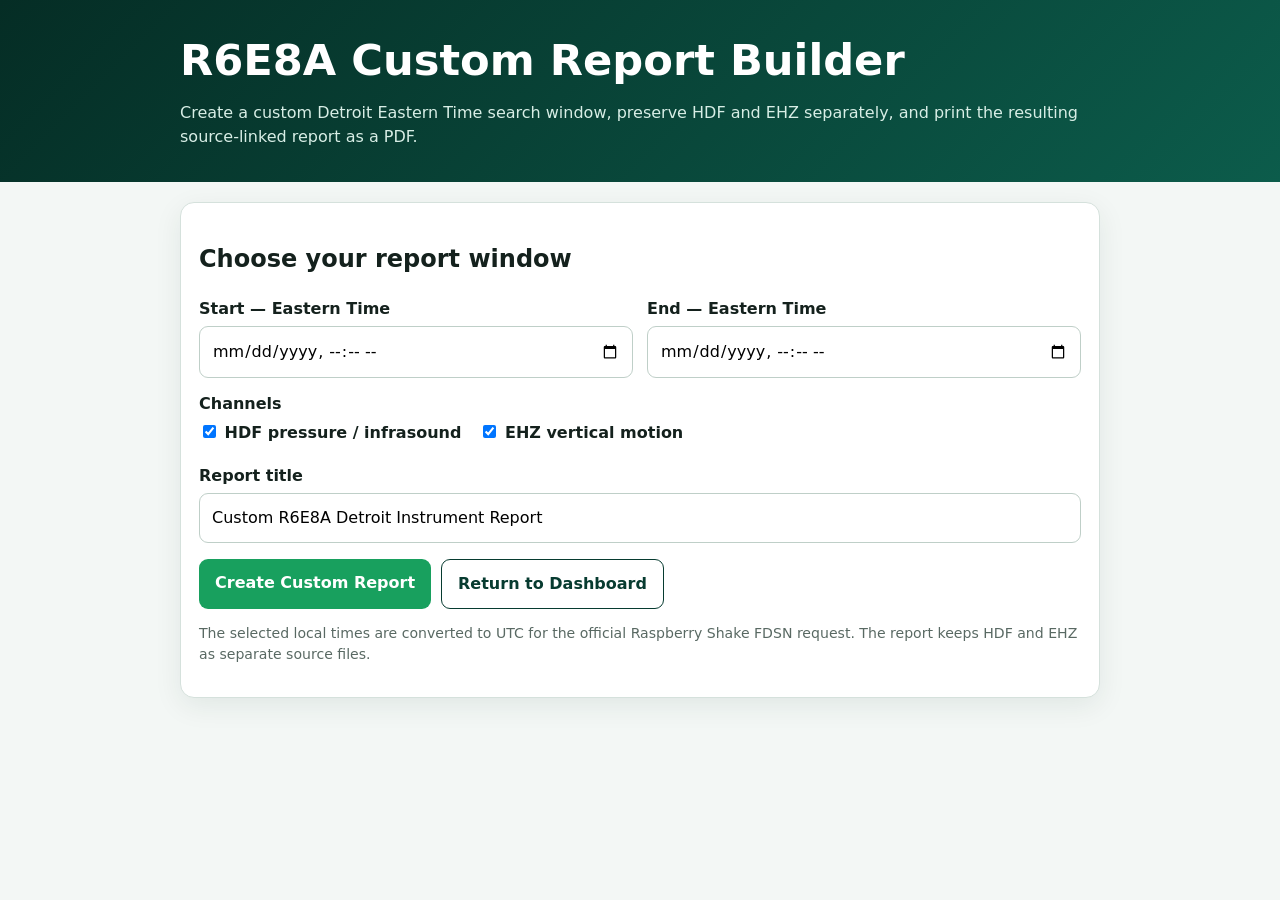
<file: custom-report.html>
<!doctype html>
<html lang="en"><head><meta charset="utf-8"><meta name="viewport" content="width=device-width,initial-scale=1"><title>R6E8A Custom Report Builder</title>
<style>:root{--deep:#073b30;--green:#18a05e;--ink:#14211d;--paper:#f3f7f5;--line:#d5e1dc;--muted:#596963}*{box-sizing:border-box}body{margin:0;background:var(--paper);color:var(--ink);font:16px/1.5 system-ui,-apple-system,"Segoe UI",sans-serif}.wrap{width:min(920px,calc(100% - 24px));margin:auto}.hero{background:linear-gradient(135deg,#052d25,#0c5c4b);color:#fff;padding:28px 0}.hero h1{margin:0 0 8px;font-size:clamp(1.8rem,5vw,2.7rem)}.hero p{margin:5px 0;color:#d8eee6}.card{background:#fff;border:1px solid var(--line);border-radius:14px;padding:18px;margin:20px 0;box-shadow:0 8px 28px rgba(15,55,43,.08)}.grid{display:grid;grid-template-columns:1fr 1fr;gap:14px}label{display:block;font-weight:800;margin-bottom:5px}input{width:100%;padding:12px;border:1px solid #bfcfc8;border-radius:9px;font:inherit}.checks{display:flex;gap:18px;flex-wrap:wrap}.checks label{font-weight:700}.checks input{width:auto}.btn{border:0;border-radius:9px;padding:12px 16px;background:var(--green);color:#fff;font:inherit;font-weight:850;cursor:pointer;text-decoration:none;display:inline-flex;justify-content:center}.btn.alt{background:#fff;color:var(--deep);border:1px solid var(--deep)}.actions{display:flex;gap:10px;flex-wrap:wrap;margin-top:16px}.result{display:none}.result.show{display:block}.meta{display:grid;grid-template-columns:repeat(2,1fr);gap:10px}.meta div{padding:12px;background:#f6faf8;border:1px solid var(--line);border-radius:9px}.links a{display:block;margin:8px 0;color:#0b6658;font-weight:750;overflow-wrap:anywhere}.note{font-size:.88rem;color:var(--muted)}@media(max-width:650px){.grid,.meta{grid-template-columns:1fr}.btn{width:100%}}@media print{body{background:#fff}.hero{background:#fff;color:#000;padding:0}.hero p{color:#333}.builder,.no-print{display:none!important}.card{box-shadow:none;border:1px solid #aaa;margin:12px 0}.result{display:block}.wrap{width:100%}}</style></head>
<body><header class="hero"><div class="wrap"><h1>R6E8A Custom Report Builder</h1><p>Create a custom Detroit Eastern Time search window, preserve HDF and EHZ separately, and print the resulting source-linked report as a PDF.</p></div></header><main class="wrap">
<section class="card builder"><h2>Choose your report window</h2><div class="grid"><div><label for="start">Start — Eastern Time</label><input id="start" type="datetime-local"></div><div><label for="end">End — Eastern Time</label><input id="end" type="datetime-local"></div></div><div style="margin-top:14px"><label>Channels</label><div class="checks"><label><input id="hdf" type="checkbox" checked> HDF pressure / infrasound</label><label><input id="ehz" type="checkbox" checked> EHZ vertical motion</label></div></div><div style="margin-top:14px"><label for="title">Report title</label><input id="title" value="Custom R6E8A Detroit Instrument Report"></div><div class="actions"><button class="btn" id="generate">Create Custom Report</button><a class="btn alt" href="./latest.html">Return to Dashboard</a></div><p class="note">The selected local times are converted to UTC for the official Raspberry Shake FDSN request. The report keeps HDF and EHZ as separate source files.</p></section>
<section id="result" class="result"><article class="card"><div style="font-size:.76rem;text-transform:uppercase;letter-spacing:.1em;font-weight:850;color:#0f766e">Unit 2709 · Station AM.R6E8A.00</div><h1 id="rTitle"></h1><div class="meta"><div><strong>Start — Eastern</strong><br><span id="rStart"></span></div><div><strong>End — Eastern</strong><br><span id="rEnd"></span></div><div><strong>Duration</strong><br><span id="rDuration"></span></div><div><strong>Channels</strong><br><span id="rChannels"></span></div></div><h2>Official FDSN source requests</h2><div class="links" id="sourceLinks"></div><p class="note">* This Data may lag. For personal verification, data can be found through Raspberry Shake FDSN. Missing or pending samples are not treated as zero. This source-linked report identifies the requested interval and preserves the official waveform query; numerical waveform statistics require the corresponding MiniSEED files to be processed.</p><div class="actions no-print"><button class="btn" onclick="window.print()">Print / Save Custom PDF</button><button class="btn alt" onclick="document.getElementById('result').classList.remove('show');window.scrollTo({top:0,behavior:'smooth'})">Change Search</button></div></article></section>
</main><script>
const TZ='America/New_York';
function easternToUtc(value){if(!value)return null;const [d,t]=value.split('T');const [y,m,day]=d.split('-').map(Number);const [hh,mm]=t.split(':').map(Number);const desired=Date.UTC(y,m-1,day,hh,mm,0);let guess=desired;const fmt=new Intl.DateTimeFormat('en-US',{timeZone:TZ,year:'numeric',month:'2-digit',day:'2-digit',hour:'2-digit',minute:'2-digit',second:'2-digit',hourCycle:'h23'});for(let i=0;i<4;i++){const p=Object.fromEntries(fmt.formatToParts(new Date(guess)).filter(x=>x.type!=='literal').map(x=>[x.type,Number(x.value)]));const shown=Date.UTC(p.year,p.month-1,p.day,p.hour,p.minute,p.second);guess+=desired-shown;}return new Date(guess)}
function fmtEastern(date){return new Intl.DateTimeFormat('en-US',{timeZone:TZ,dateStyle:'long',timeStyle:'short'}).format(date)+' ET'}
function isoFdsn(date){return date.toISOString().replace('.000Z','')}
function query(channel,start,end){const u=new URL('https://data.raspberryshake.org/fdsnws/dataselect/1/query');u.search=new URLSearchParams({net:'AM',sta:'R6E8A',loc:'00',cha:channel,starttime:isoFdsn(start),endtime:isoFdsn(end)});return u.toString()}
document.getElementById('generate').addEventListener('click',()=>{const s=easternToUtc(document.getElementById('start').value),e=easternToUtc(document.getElementById('end').value);if(!s||!e||e<=s){alert('Select a valid Eastern Time start and end.');return}const chans=[];if(document.getElementById('hdf').checked)chans.push('HDF');if(document.getElementById('ehz').checked)chans.push('EHZ');if(!chans.length){alert('Select at least one channel.');return}document.getElementById('rTitle').textContent=document.getElementById('title').value.trim()||'Custom R6E8A Detroit Instrument Report';document.getElementById('rStart').textContent=fmtEastern(s);document.getElementById('rEnd').textContent=fmtEastern(e);const mins=Math.round((e-s)/60000);document.getElementById('rDuration').textContent=`${Math.floor(mins/60)} hr ${mins%60} min`;document.getElementById('rChannels').textContent=chans.join(' and ')+' — evaluated separately';const links=document.getElementById('sourceLinks');links.innerHTML='';chans.forEach(c=>{const a=document.createElement('a');a.href=query(c,s,e);a.target='_blank';a.rel='noopener';a.download=`AM.R6E8A.00.${c}.${isoFdsn(s)}_${isoFdsn(e)}.mseed`;a.textContent=`Download official ${c} MiniSEED for this interval`;links.appendChild(a)});document.getElementById('result').classList.add('show');document.getElementById('result').scrollIntoView({behavior:'smooth'})});
</script></body></html>
</file>
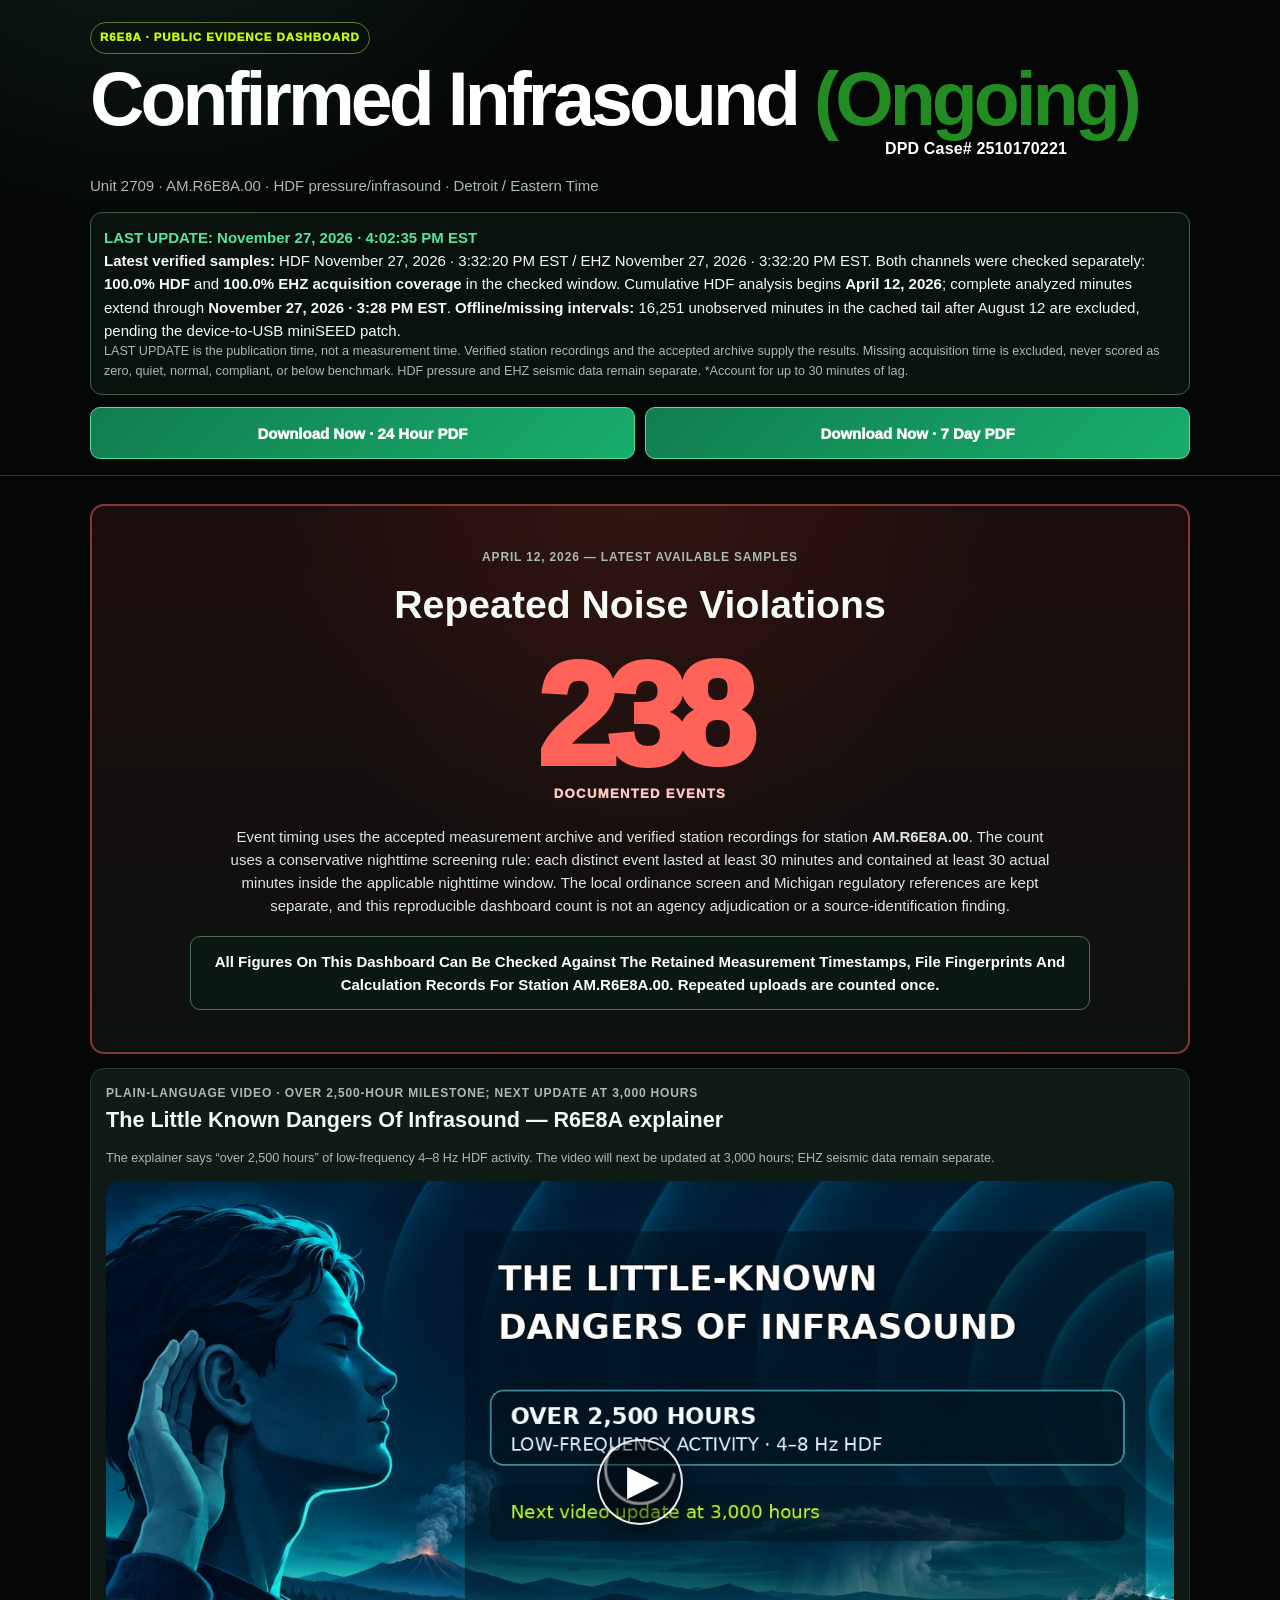
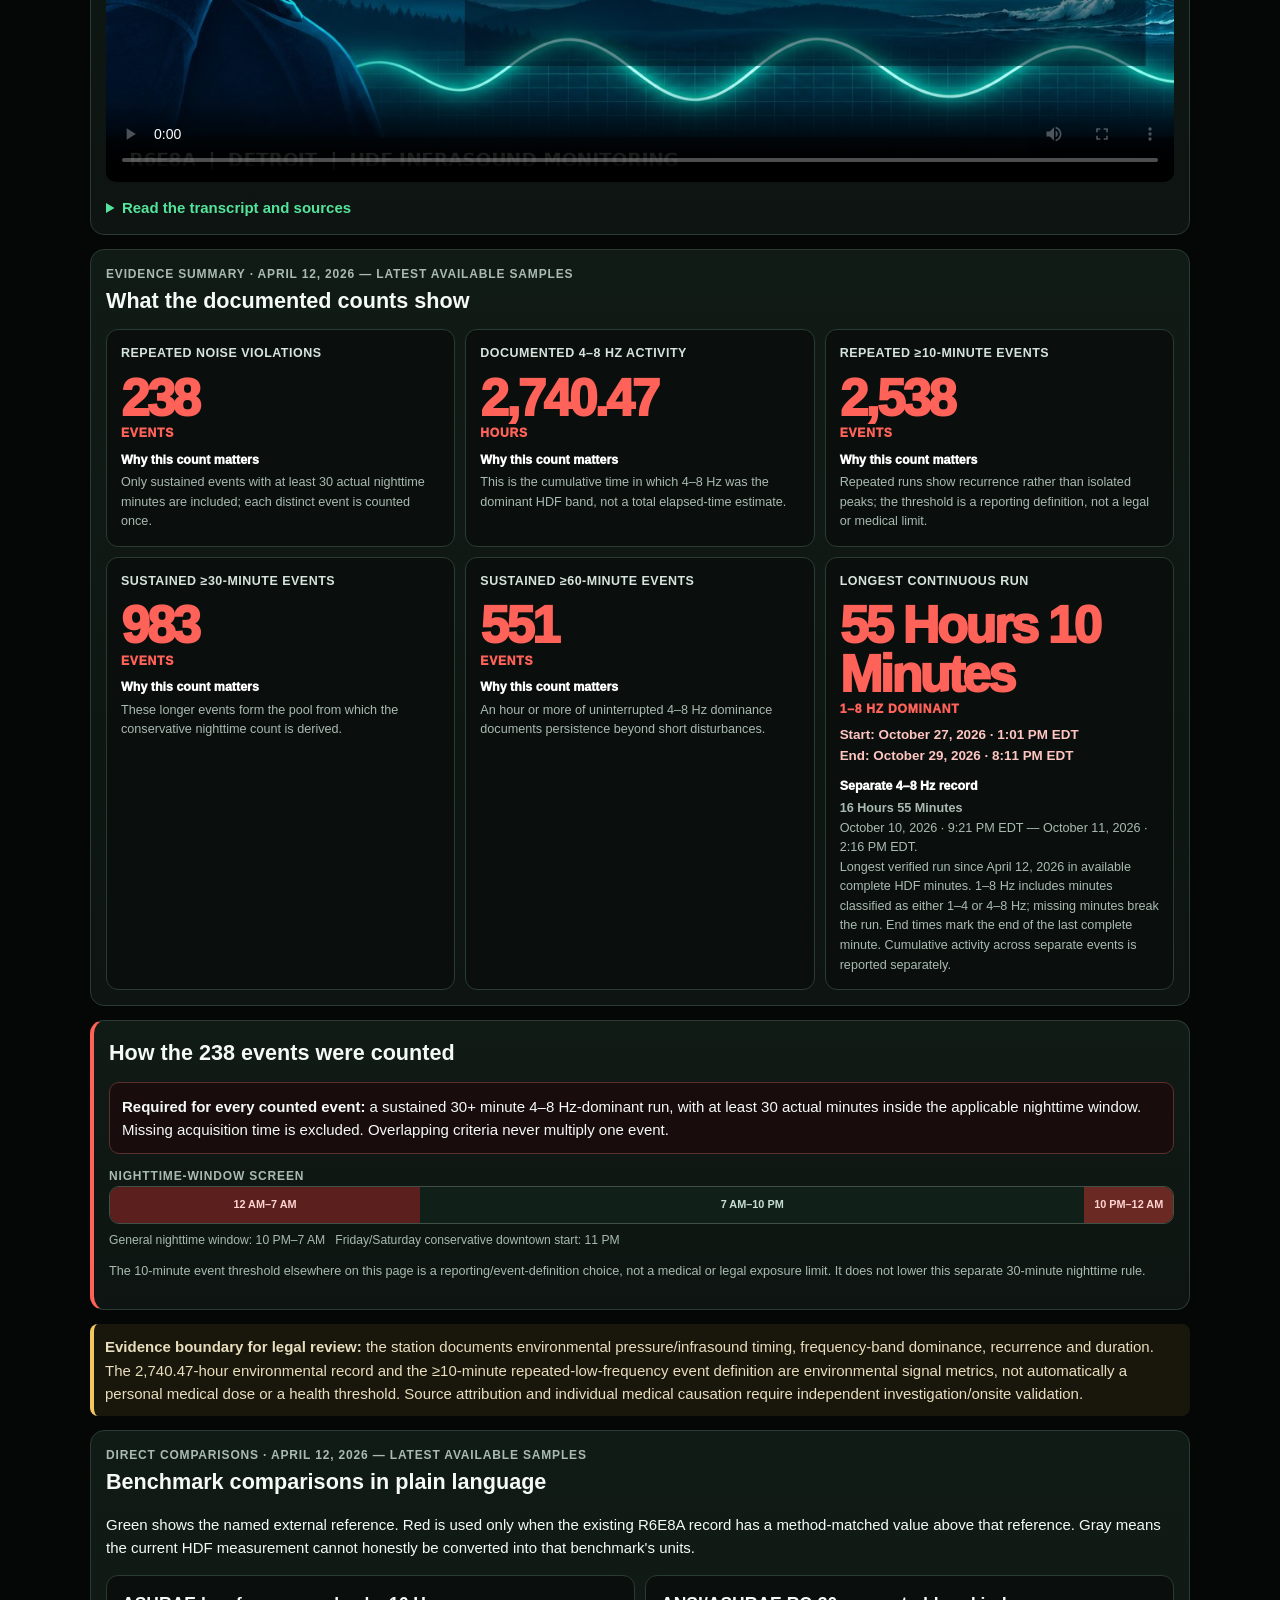
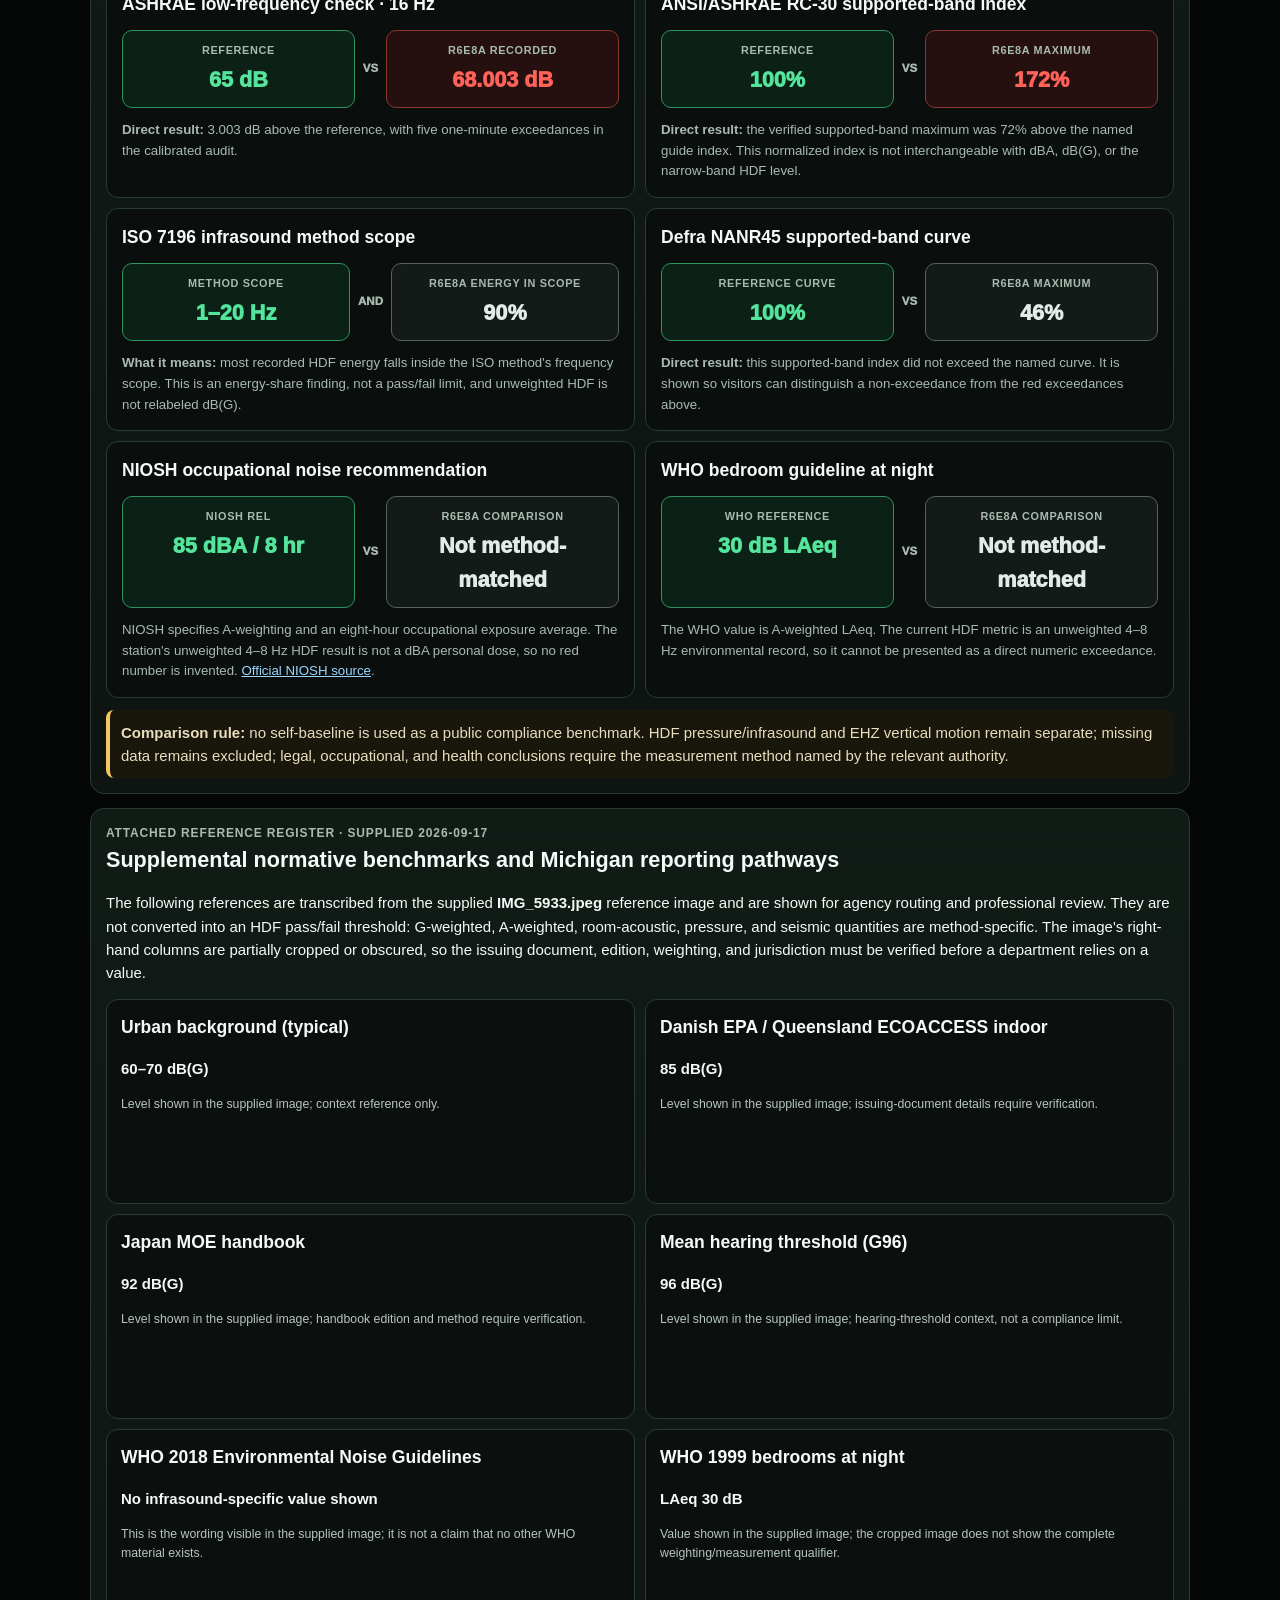
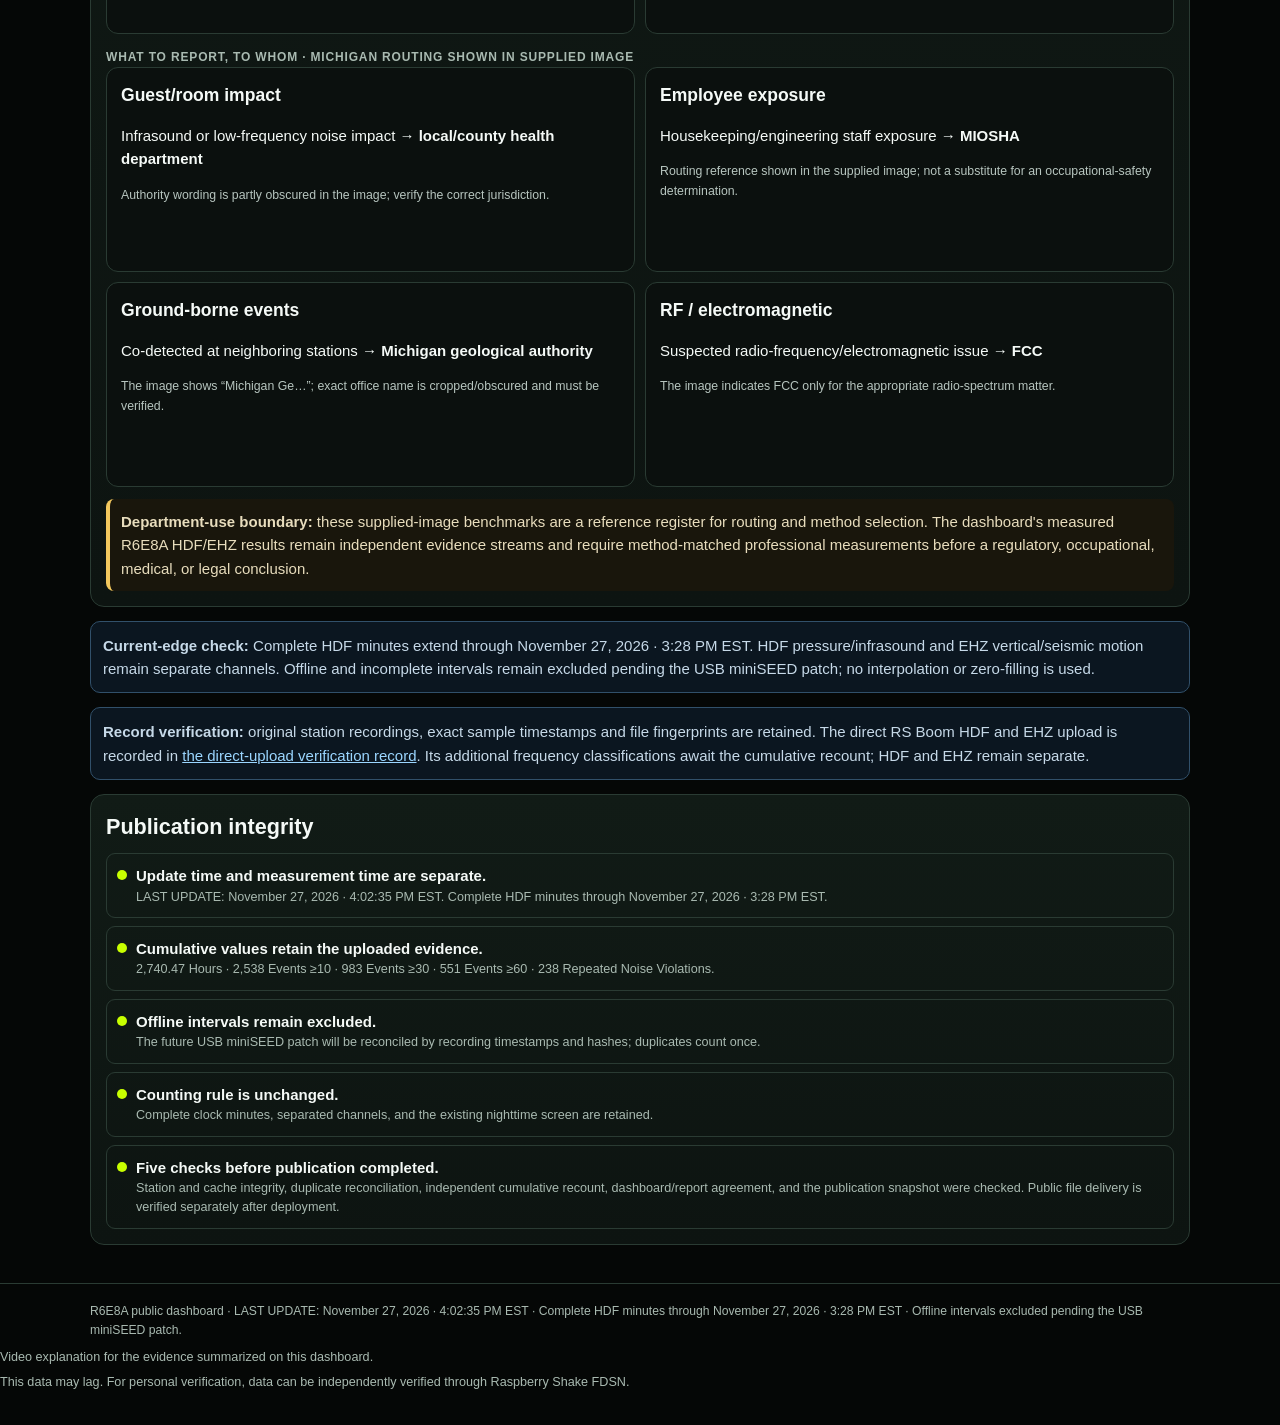
<file: latest.html>
<!doctype html>
<html lang="en">
<head>
  <meta charset="utf-8">
  <meta name="viewport" content="width=device-width,initial-scale=1">
  <meta http-equiv="refresh" content="0;url=./">
  <link rel="canonical" href="./">
  <title>R6E8A Dashboard - Moved</title>
</head>
<body style="background:#030605;color:#f3f8f5;font:16px/1.5 system-ui;padding:2rem">
  <p>The R6E8A instrument record now appears on one page. <a style="color:#34e58b" href="./">Open the ongoing dashboard</a>.</p>
</body>
</html>
</file>
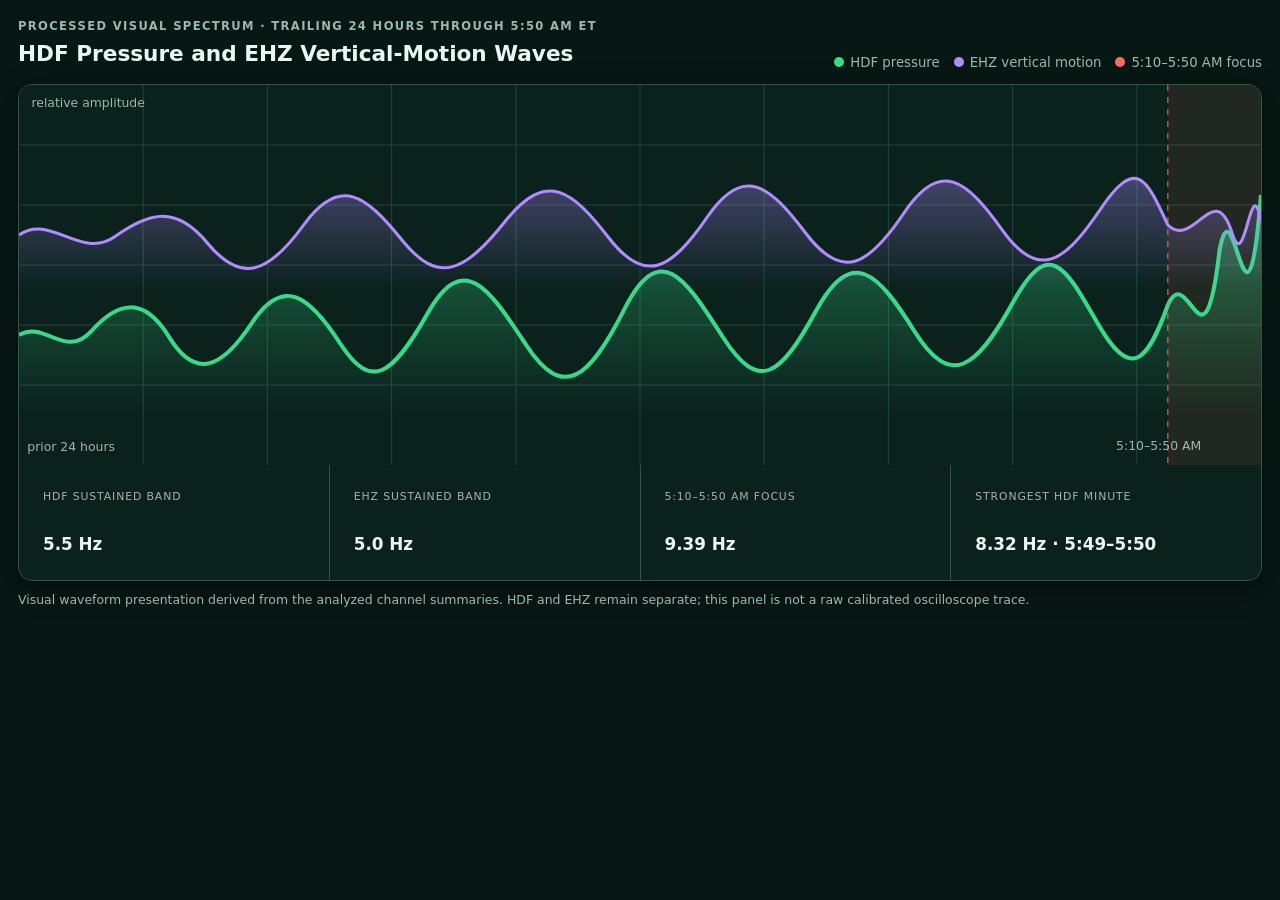
<file: spectrum.html>
<!doctype html><html lang="en"><head><meta charset="utf-8"><meta name="viewport" content="width=device-width,initial-scale=1"><title>R6E8A Spectrum View</title><style>:root{--bg:#071714;--grid:#21443c;--hdf:#39d98a;--ehz:#b28cff;--text:#e9f7f2;--muted:#9bb8ae;--hot:#ff6b5f}*{box-sizing:border-box}body{margin:0;background:var(--bg);color:var(--text);font:15px/1.45 system-ui,-apple-system,"Segoe UI",sans-serif}.wrap{padding:18px}.head{display:flex;justify-content:space-between;gap:16px;align-items:end;margin-bottom:12px}.tag{font-size:.72rem;text-transform:uppercase;letter-spacing:.12em;color:var(--muted);font-weight:850}h1{font-size:1.35rem;margin:.2rem 0}.legend{display:flex;gap:14px;flex-wrap:wrap;color:var(--muted);font-size:.83rem}.dot{display:inline-block;width:10px;height:10px;border-radius:50%;margin-right:6px}.panel{border:1px solid #31554d;border-radius:14px;overflow:hidden;background:#0a211c;box-shadow:0 8px 28px #0006}.chart{width:100%;height:380px;display:block}.summary{display:grid;grid-template-columns:repeat(4,1fr);gap:1px;background:#31554d}.summary div{background:#0a211c;padding:12px}.k{font-size:.68rem;color:var(--muted);text-transform:uppercase;letter-spacing:.08em}.v{font-size:1.05rem;font-weight:900;margin-top:3px}.note{font-size:.78rem;color:var(--muted);margin-top:10px}@media(max-width:720px){.summary{grid-template-columns:1fr 1fr}.chart{height:320px}.head{display:block}}</style></head><body><div class="wrap"><div class="head"><div><div class="tag">Processed visual spectrum · trailing 24 hours through 5:50 AM ET</div><h1>HDF Pressure and EHZ Vertical-Motion Waves</h1></div><div class="legend"><span><i class="dot" style="background:var(--hdf)"></i>HDF pressure</span><span><i class="dot" style="background:var(--ehz)"></i>EHZ vertical motion</span><span><i class="dot" style="background:var(--hot)"></i>5:10–5:50 AM focus</span></div></div><div class="panel"><svg class="chart" viewBox="0 0 1200 380" preserveAspectRatio="none" role="img" aria-label="Processed HDF and EHZ spectrum wave display"><defs><linearGradient id="hfill" x1="0" y1="0" x2="0" y2="1"><stop offset="0" stop-color="#39d98a" stop-opacity=".42"/><stop offset="1" stop-color="#39d98a" stop-opacity="0"/></linearGradient><linearGradient id="efill" x1="0" y1="0" x2="0" y2="1"><stop offset="0" stop-color="#b28cff" stop-opacity=".34"/><stop offset="1" stop-color="#b28cff" stop-opacity="0"/></linearGradient></defs><rect width="1200" height="380" fill="#0a211c"/><g stroke="#21443c" stroke-width="1"><path d="M0 60H1200M0 120H1200M0 180H1200M0 240H1200M0 300H1200"/><path d="M120 0V380M240 0V380M360 0V380M480 0V380M600 0V380M720 0V380M840 0V380M960 0V380M1080 0V380"/></g><rect x="1110" width="90" height="380" fill="#ff6b5f" opacity=".09"/><path d="M0 250 C25 235 45 275 70 246 S120 210 145 252 S195 285 225 238 S280 210 310 258 S360 292 395 228 S455 205 490 260 S550 296 585 224 S645 196 680 252 S735 292 770 226 S830 188 865 246 S925 284 960 218 S1010 180 1042 238 S1090 278 1110 220 C1130 174 1145 300 1160 165 C1174 88 1186 290 1200 110 L1200 330 L0 330Z" fill="url(#hfill)"/><path d="M0 250 C25 235 45 275 70 246 S120 210 145 252 S195 285 225 238 S280 210 310 258 S360 292 395 228 S455 205 490 260 S550 296 585 224 S645 196 680 252 S735 292 770 226 S830 188 865 246 S925 284 960 218 S1010 180 1042 238 S1090 278 1110 220 C1130 174 1145 300 1160 165 C1174 88 1186 290 1200 110" fill="none" stroke="#39d98a" stroke-width="4"/><path d="M0 150 C30 128 60 175 92 152 S150 118 182 158 S240 190 275 140 S335 110 370 155 S430 188 470 136 S535 106 570 153 S630 185 665 132 S725 100 760 148 S820 182 855 128 S915 94 950 145 S1010 178 1045 124 S1090 95 1110 140 C1135 165 1155 92 1172 148 C1185 192 1190 82 1200 136 L1200 205 L0 205Z" fill="url(#efill)"/><path d="M0 150 C30 128 60 175 92 152 S150 118 182 158 S240 190 275 140 S335 110 370 155 S430 188 470 136 S535 106 570 153 S630 185 665 132 S725 100 760 148 S820 182 855 128 S915 94 950 145 S1010 178 1045 124 S1090 95 1110 140 C1135 165 1155 92 1172 148 C1185 192 1190 82 1200 136" fill="none" stroke="#b28cff" stroke-width="3"/><g fill="#9bb8ae" font-size="12"><text x="12" y="22">relative amplitude</text><text x="1060" y="365">5:10–5:50 AM</text><text x="8" y="366">prior 24 hours</text></g><g stroke="#ff6b5f" stroke-dasharray="6 6"><line x1="1110" y1="0" x2="1110" y2="380"/></g></svg><div class="summary"><div><div class="k">HDF sustained band</div><div class="v">5.5 Hz</div></div><div><div class="k">EHZ sustained band</div><div class="v">5.0 Hz</div></div><div><div class="k">5:10–5:50 AM focus</div><div class="v">9.39 Hz</div></div><div><div class="k">Strongest HDF minute</div><div class="v">8.32 Hz · 5:49–5:50</div></div></div></div><p class="note">Visual waveform presentation derived from the analyzed channel summaries. HDF and EHZ remain separate; this panel is not a raw calibrated oscilloscope trace.</p></div></body></html>
</file>
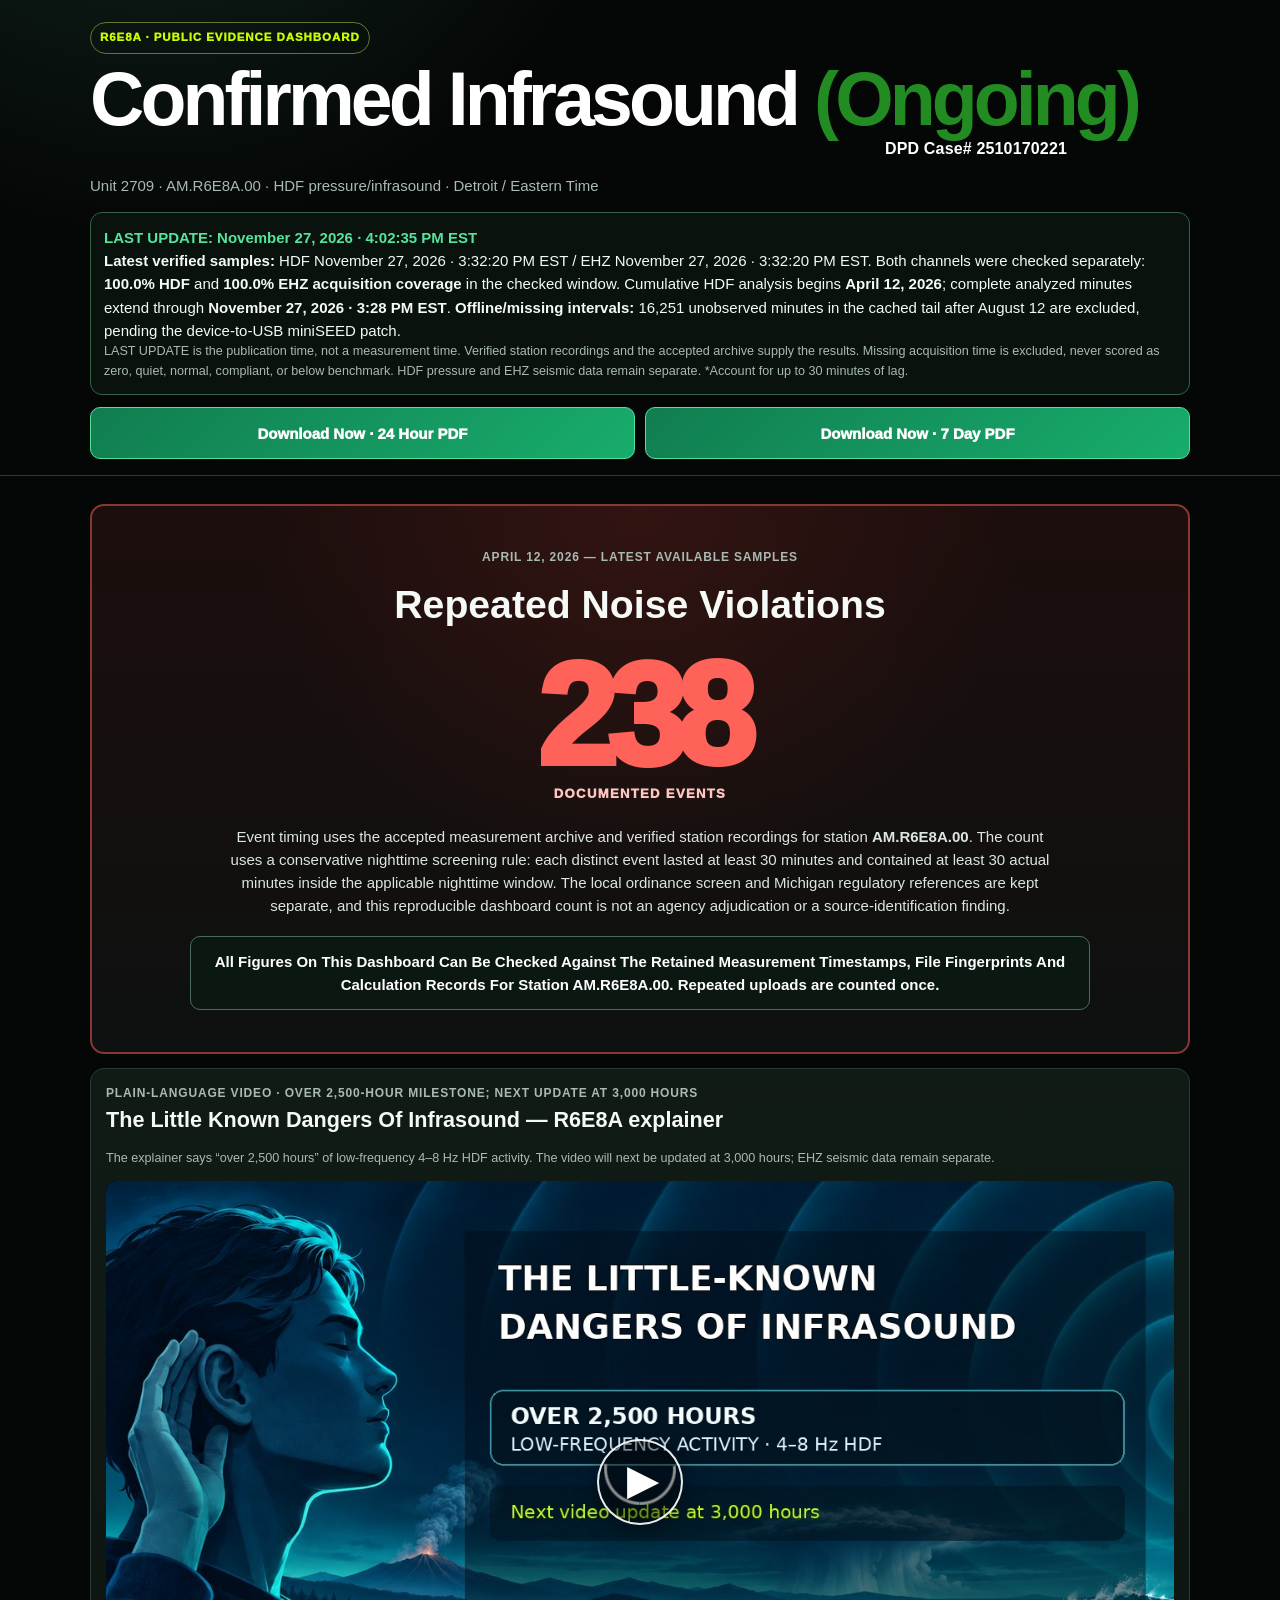
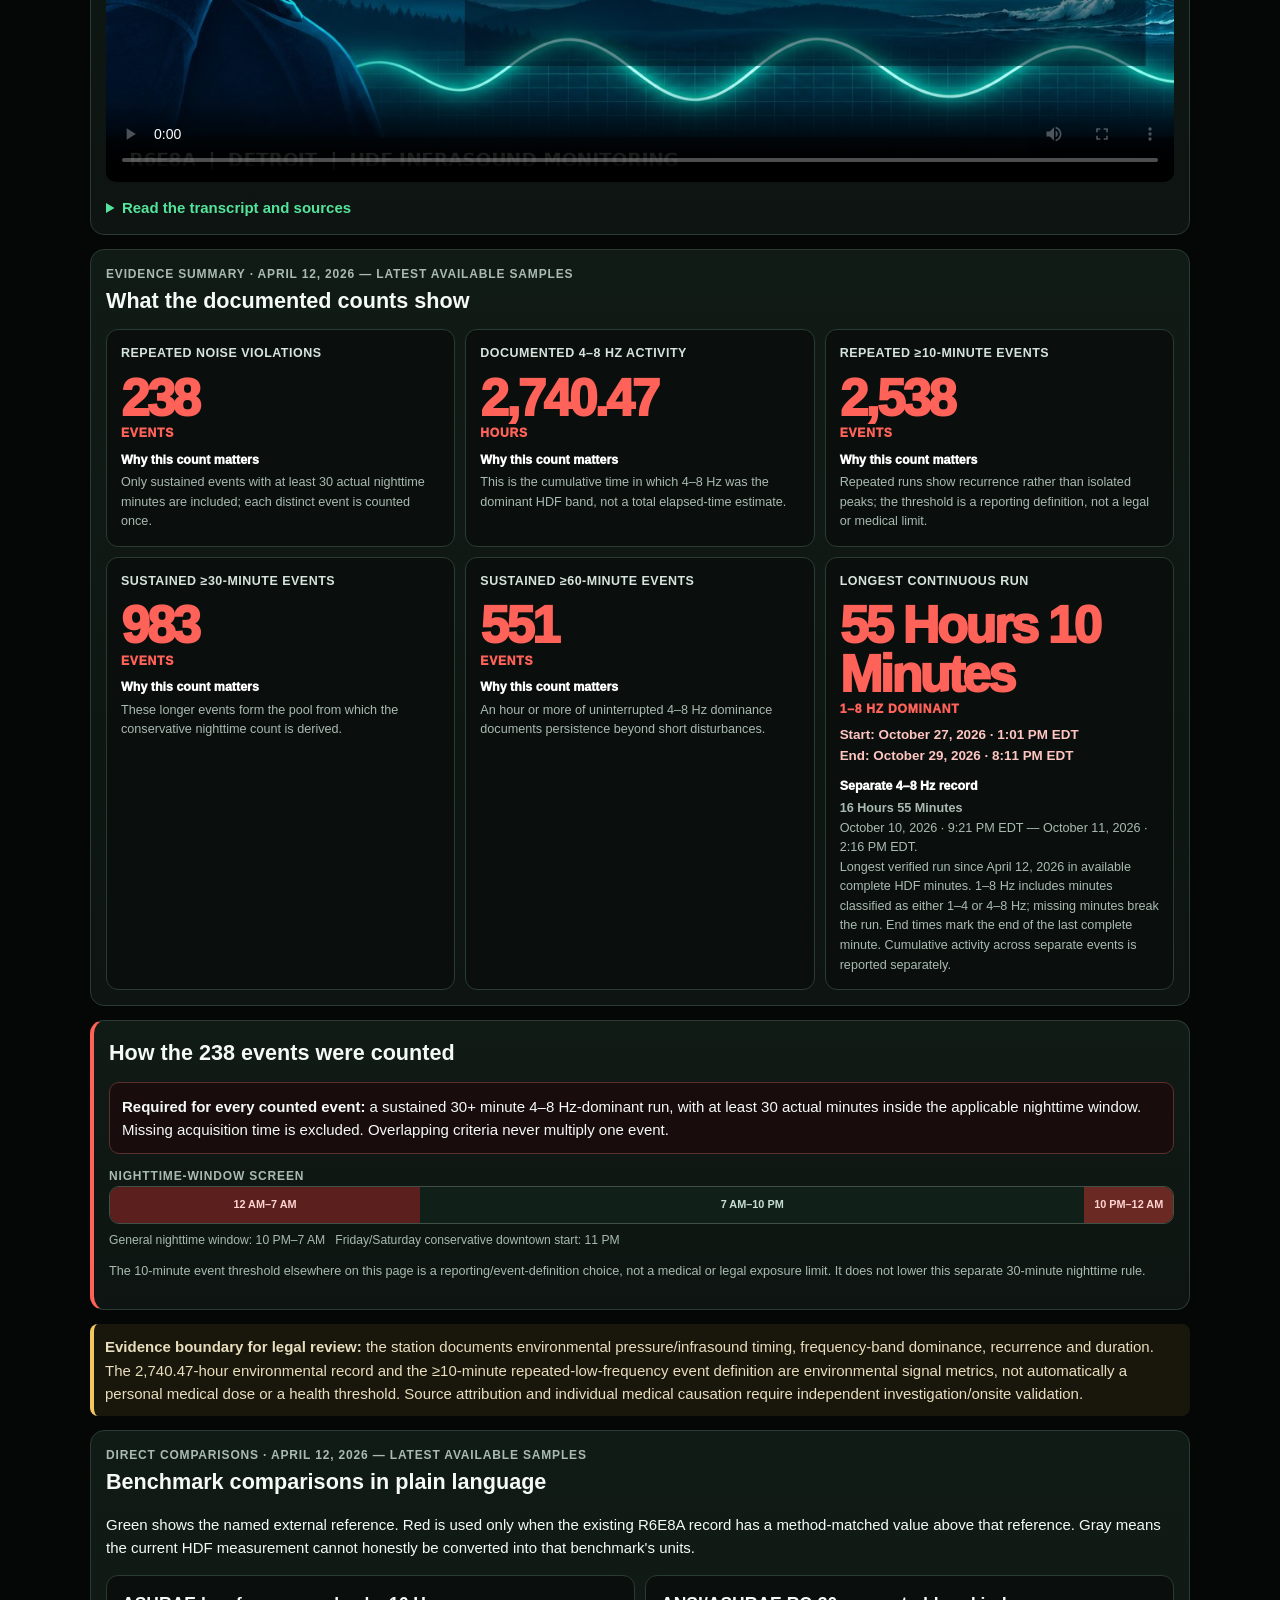
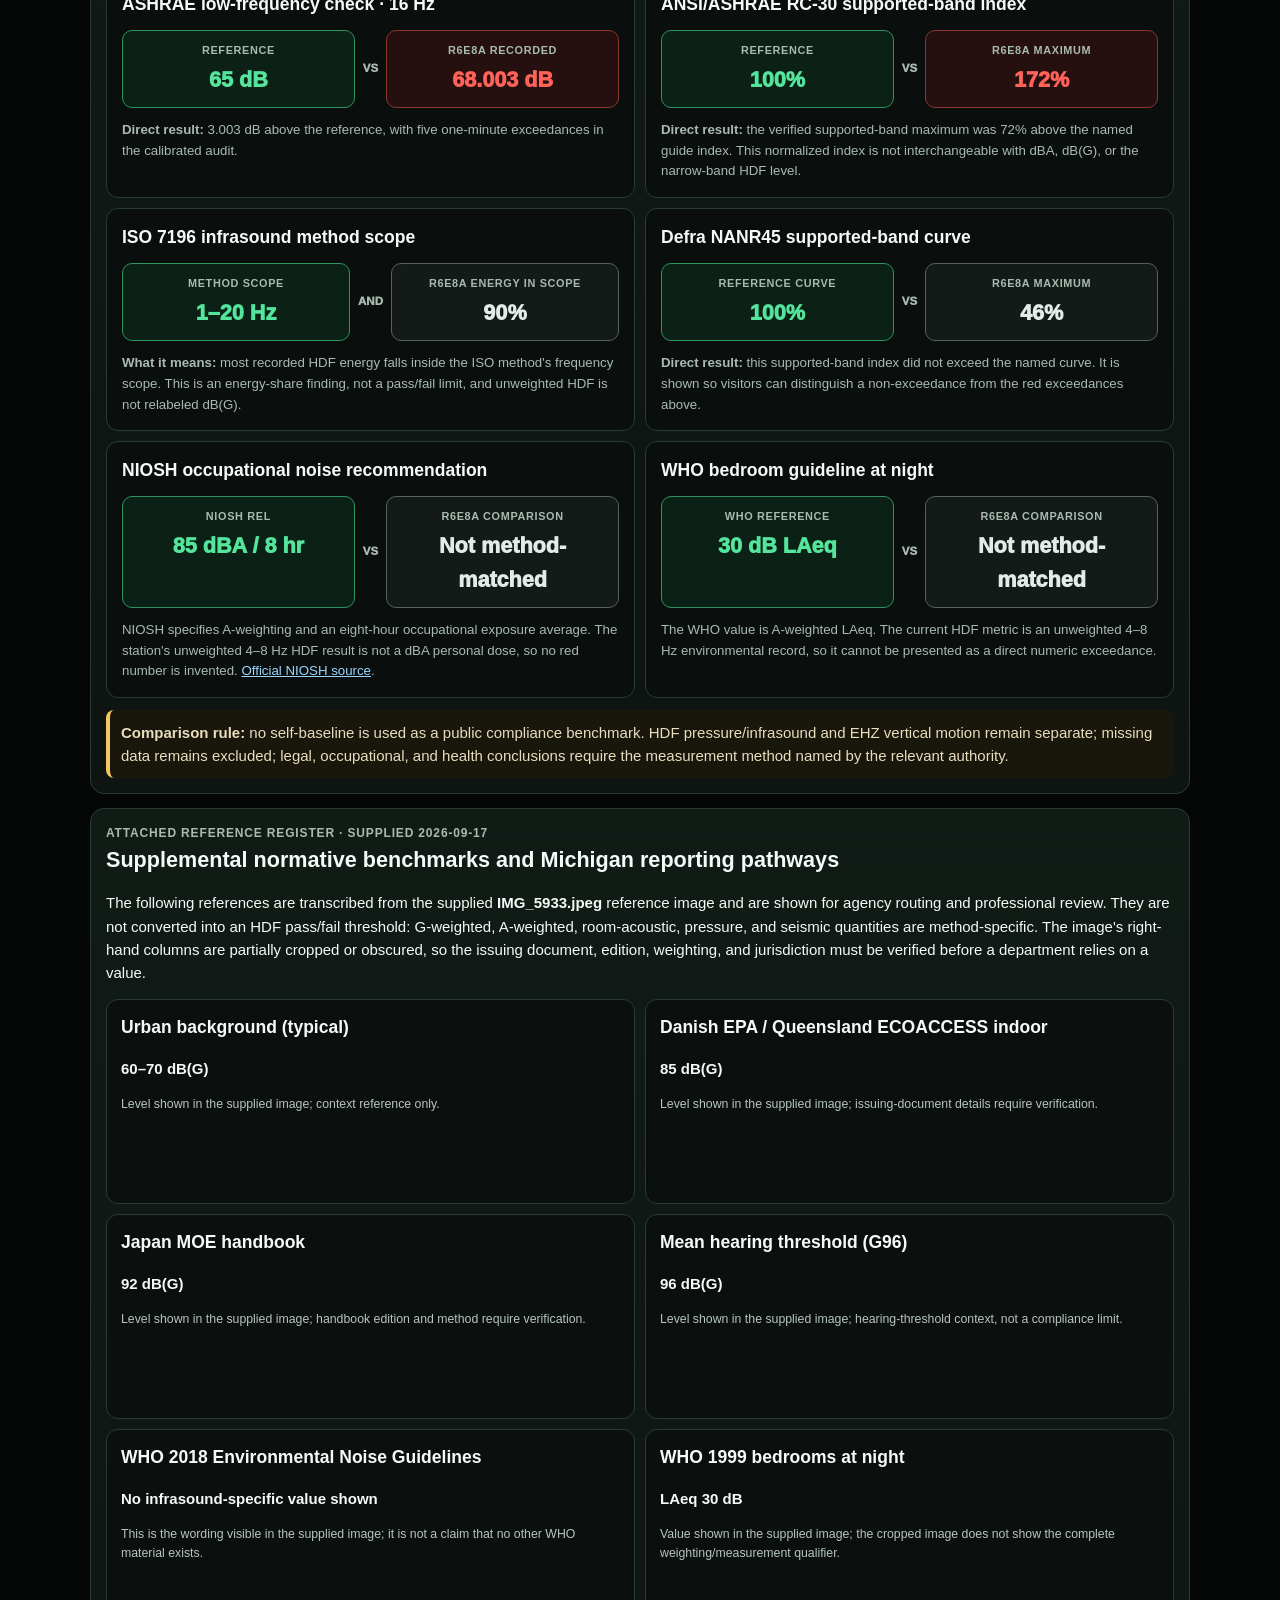
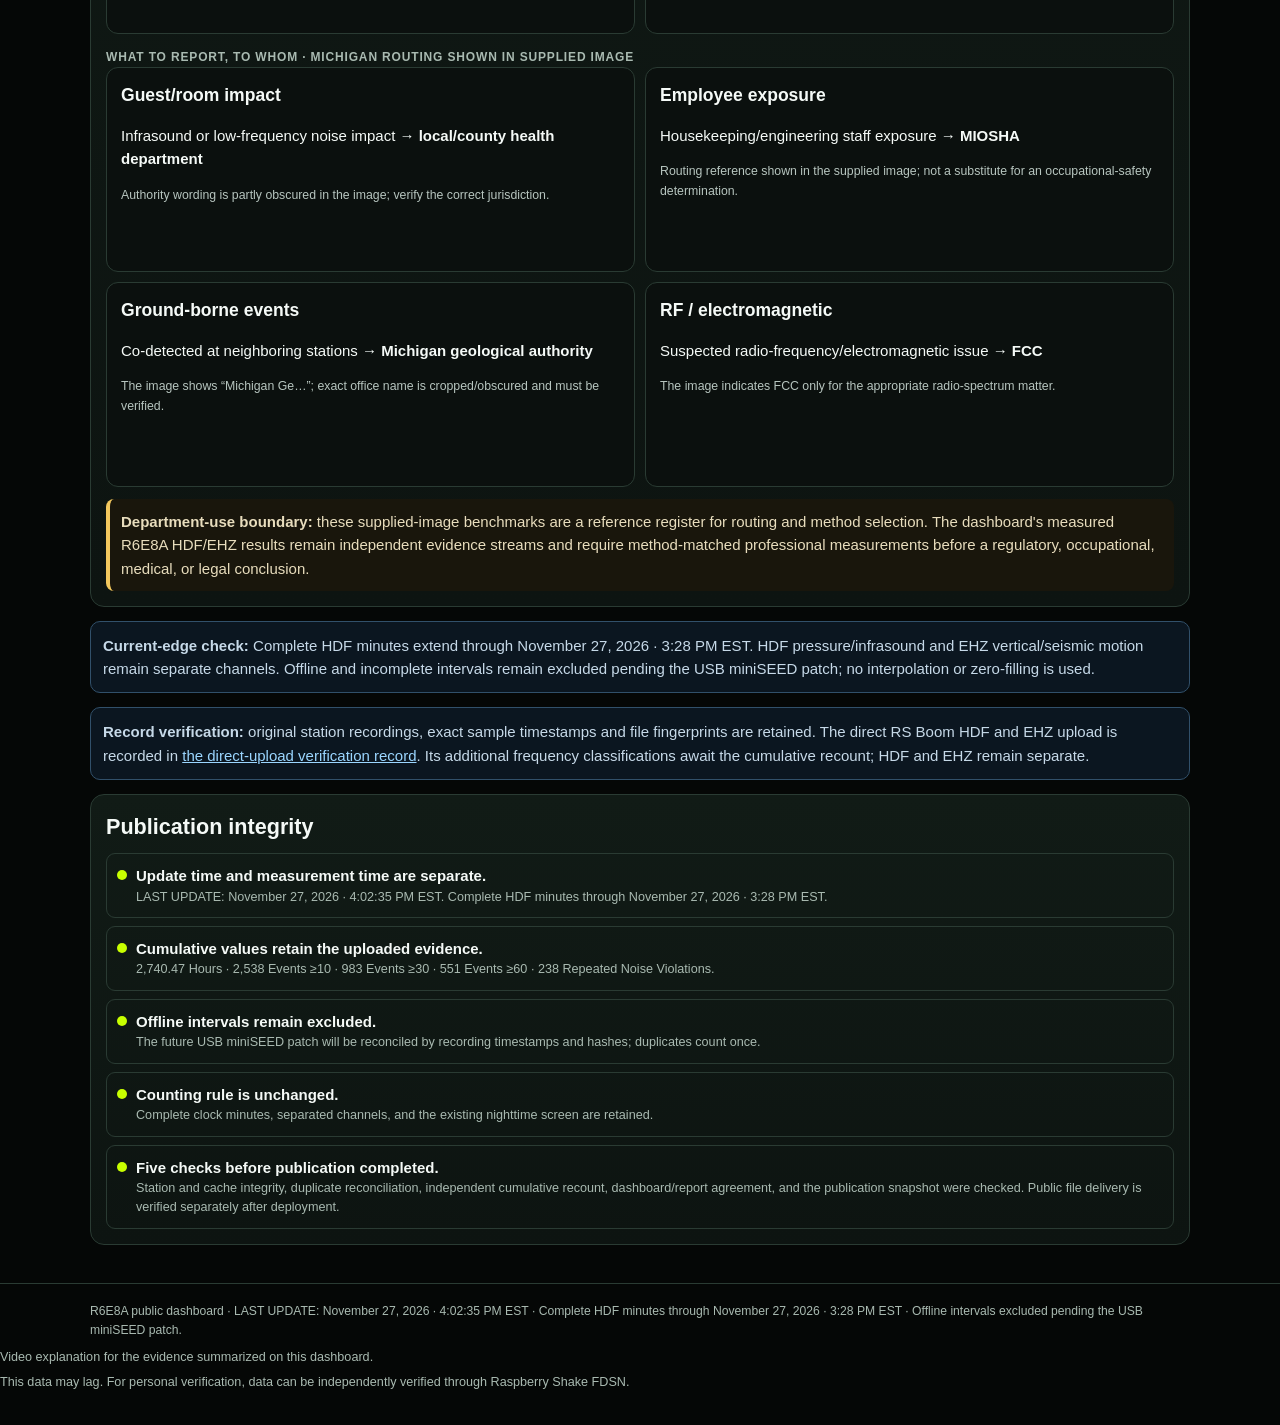
<file: technical-dashboard.html>
<!doctype html>
<html lang="en">
<head>
  <meta charset="utf-8">
  <meta name="viewport" content="width=device-width,initial-scale=1">
  <meta http-equiv="refresh" content="0;url=./">
  <link rel="canonical" href="./">
  <title>R6E8A Dashboard - Moved</title>
</head>
<body style="background:#030605;color:#f3f8f5;font:16px/1.5 system-ui;padding:2rem">
  <p>Published-guide indices, tiers and reports are consolidated on the <a style="color:#34e58b" href="./">ongoing R6E8A dashboard</a>.</p>
</body>
</html>
</file>
